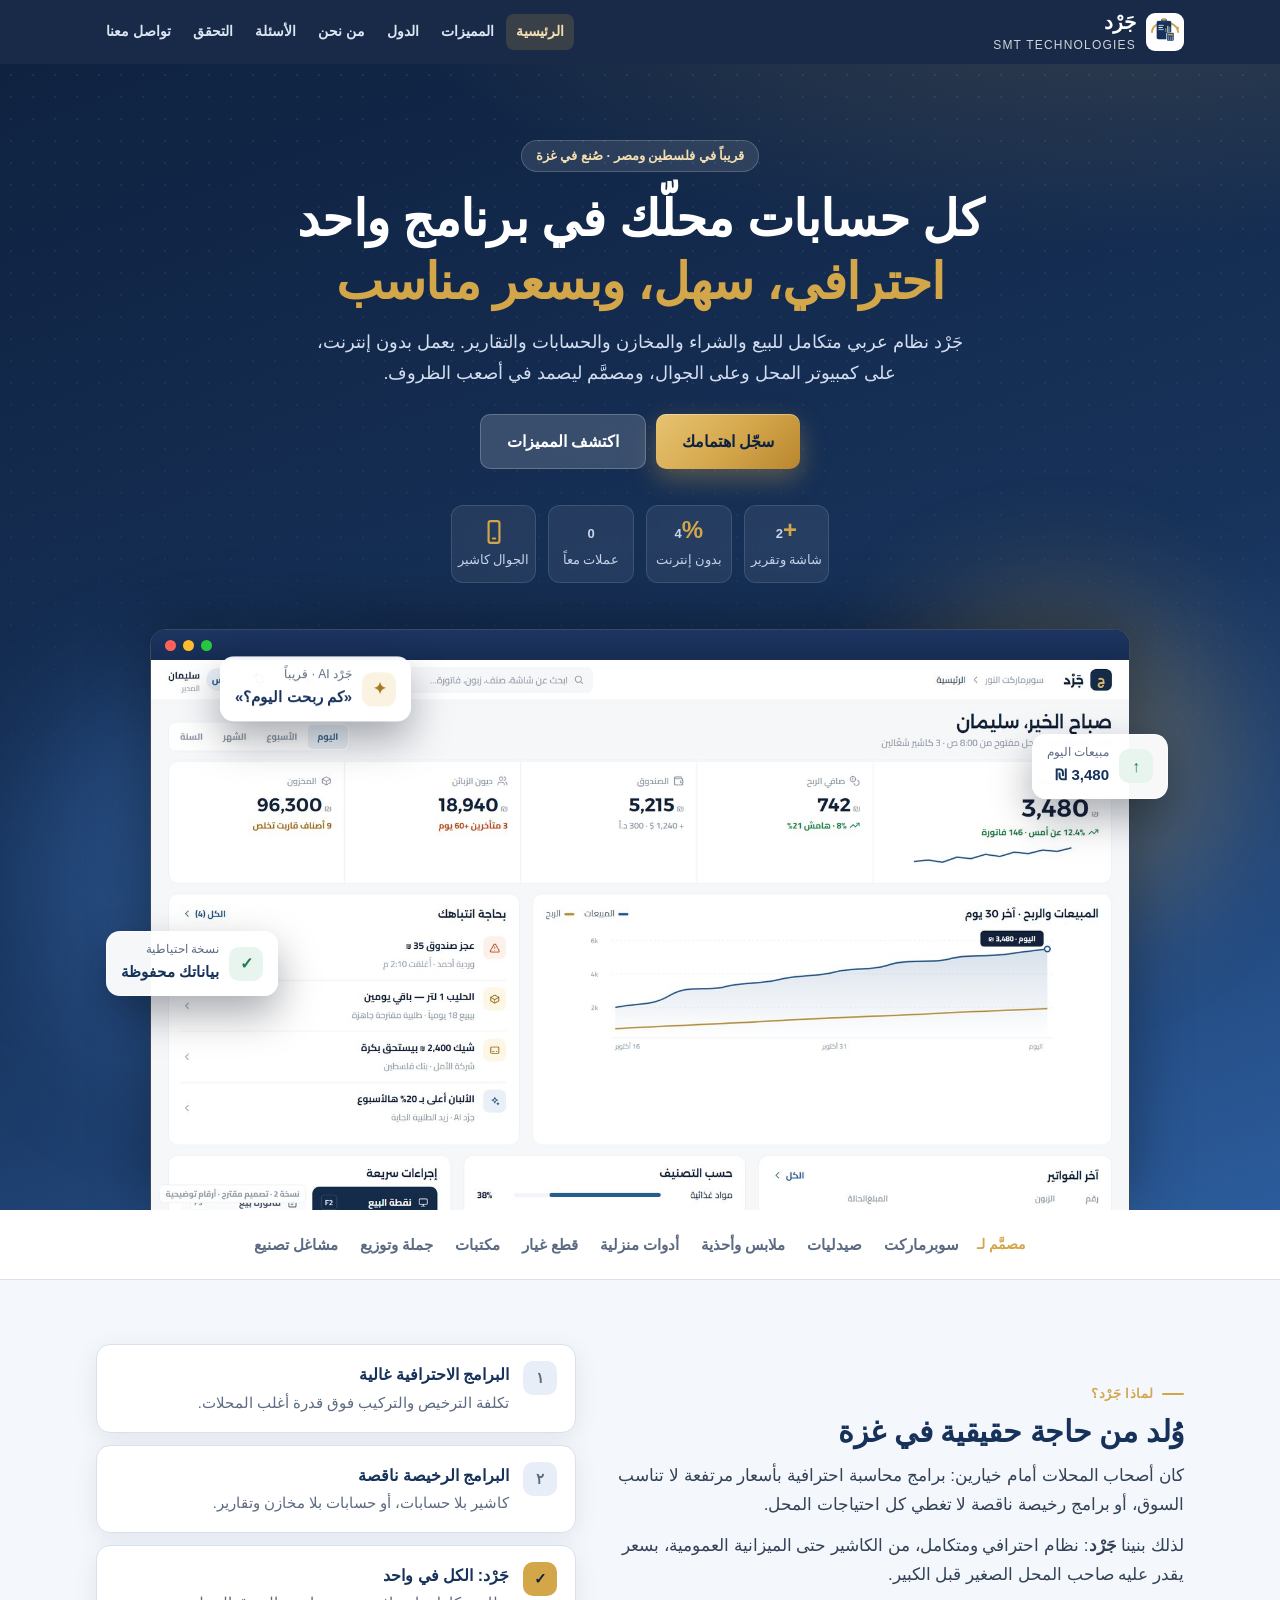
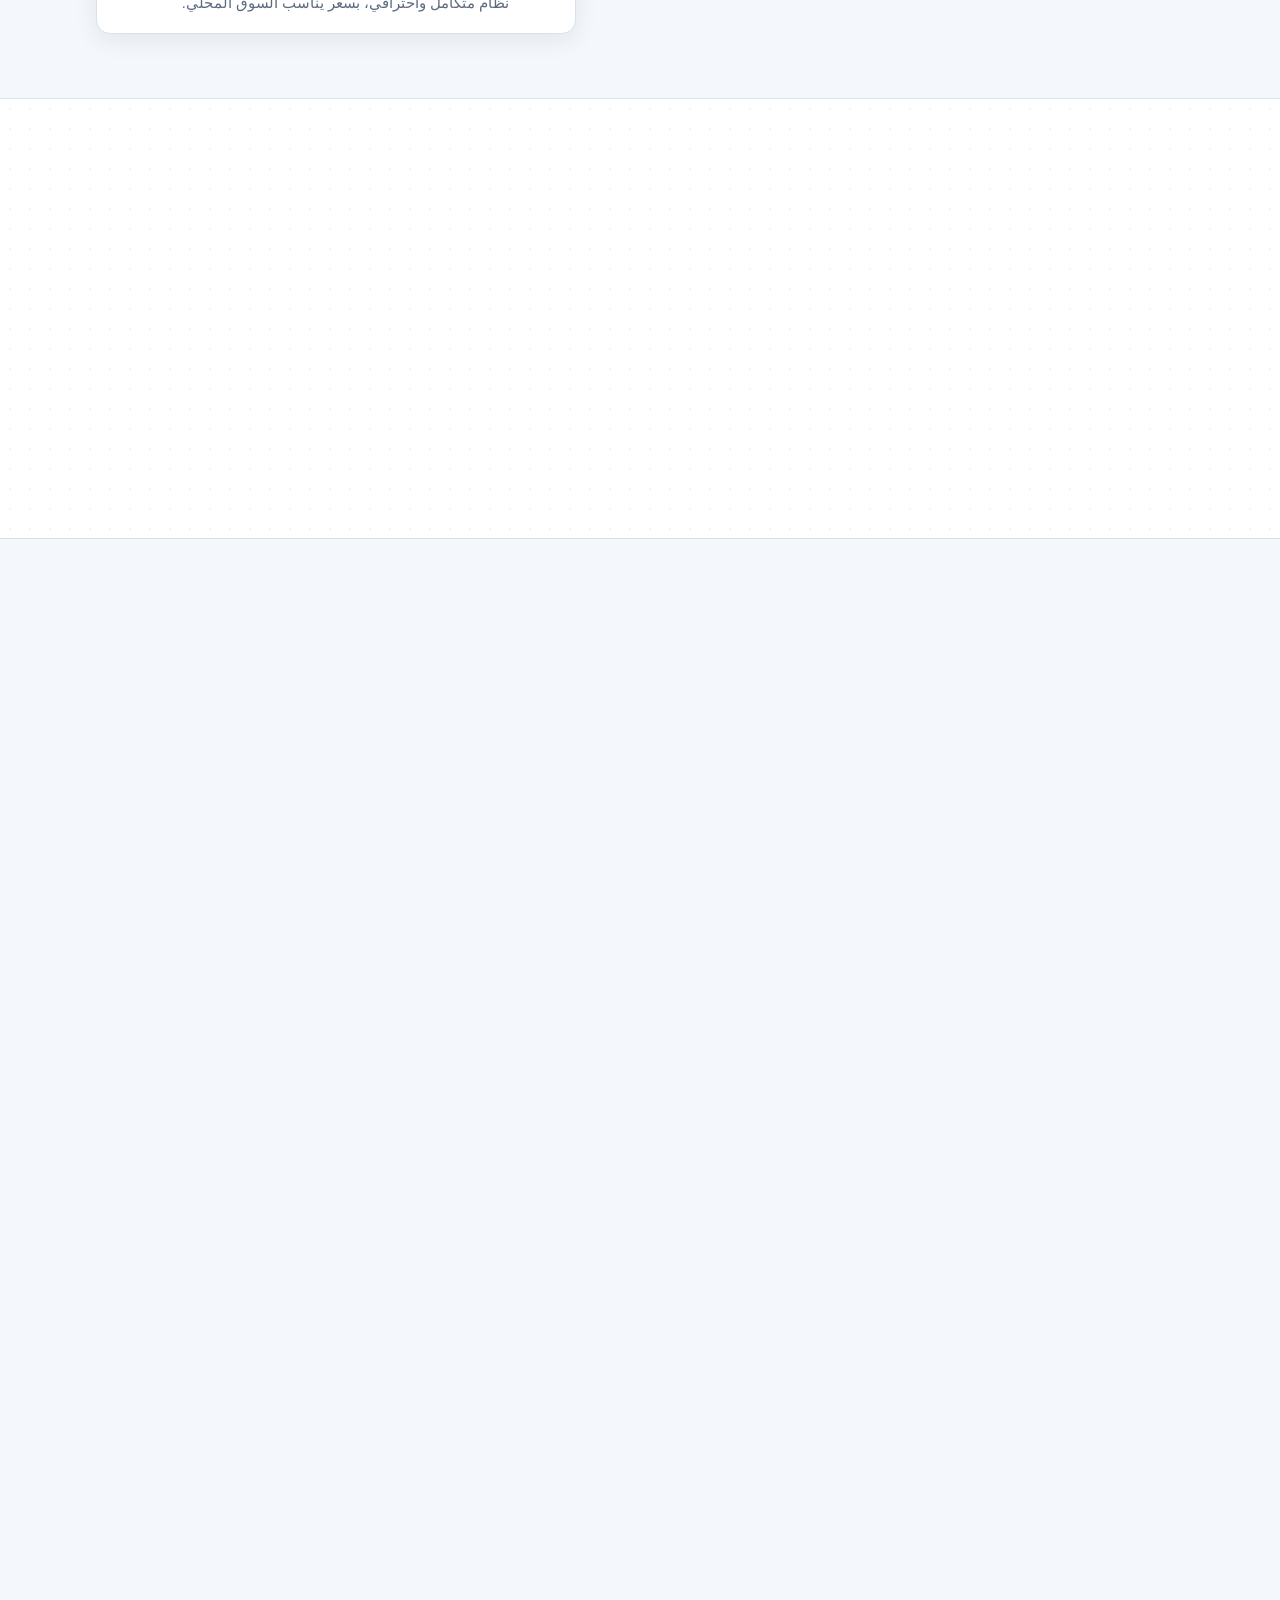
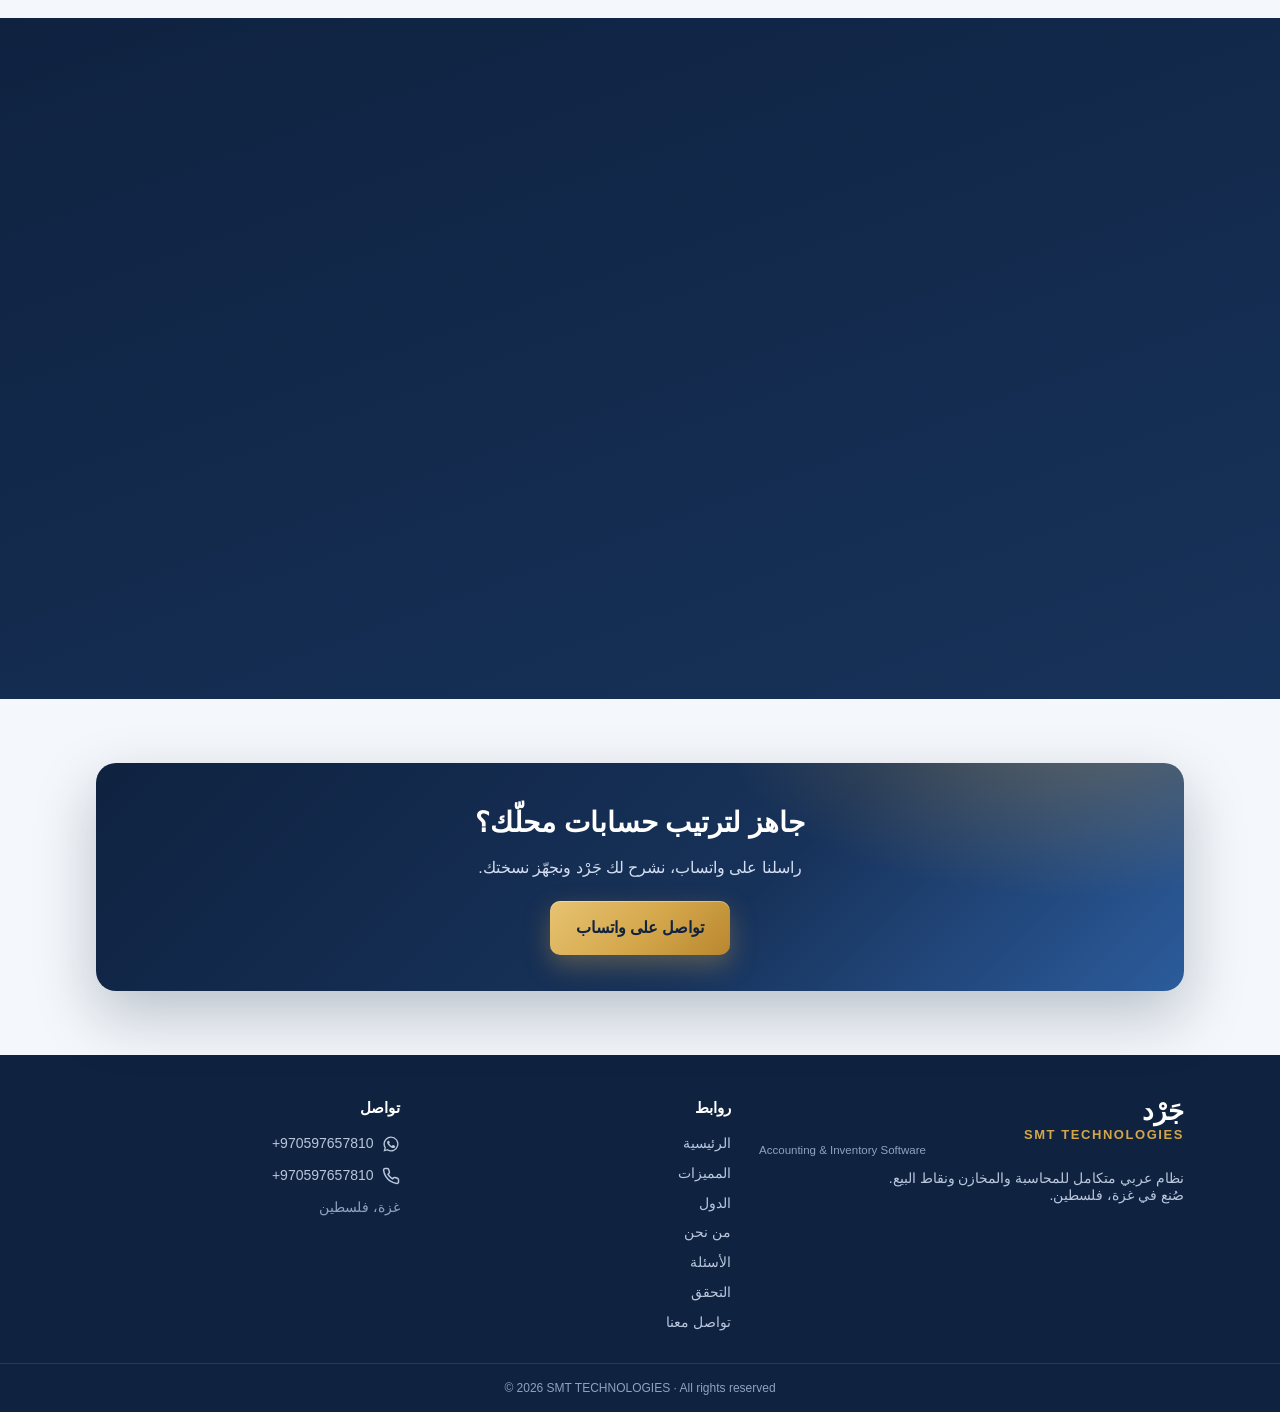
<file: index.html>
<!doctype html>
<html lang="ar" dir="rtl">
<head>
<meta charset="utf-8">
<meta name="viewport" content="width=device-width, initial-scale=1">
<meta http-equiv="Content-Security-Policy" content="default-src 'self'; script-src 'self'; style-src 'self' https://fonts.googleapis.com; font-src https://fonts.gstatic.com; img-src 'self' data:; connect-src 'self'; object-src 'none'; base-uri 'none'; form-action 'none'">
<meta name="referrer" content="strict-origin-when-cross-origin">
<meta name="theme-color" content="#0f2240">
<link rel="icon" href="favicon.png">
<link rel="preconnect" href="https://fonts.googleapis.com">
<link rel="preconnect" href="https://fonts.gstatic.com" crossorigin>
<link href="https://fonts.googleapis.com/css2?family=Alexandria:wght@500;600;700;800&family=Cairo:wght@400;500;600;700;800&display=swap" rel="stylesheet">
<title>جَرْد — برنامج المحاسبة والمخازن ونقاط البيع | SMT TECHNOLOGIES</title>
<meta name="description" content="جَرْد: نظام عربي متكامل للمحاسبة والمخازن ونقاط البيع، يعمل بدون إنترنت، وبسعر يناسب المحل. من تطوير SMT TECHNOLOGIES — غزة، فلسطين.">
<meta property="og:title" content="جَرْد — برنامج المحاسبة والمخازن ونقاط البيع | SMT TECHNOLOGIES">
<meta property="og:description" content="جَرْد: نظام عربي متكامل للمحاسبة والمخازن ونقاط البيع، يعمل بدون إنترنت، وبسعر يناسب المحل. من تطوير SMT TECHNOLOGIES — غزة، فلسطين.">
<meta property="og:image" content="assets/img/ui-dash.jpg">
<link rel="stylesheet" href="assets/style.css?v=202611181448">
<link rel="stylesheet" href="assets/home.css?v=202611181448">
</head>
<body data-root="." data-page="home" class="lp">
<a class="skip" href="#main">تخطَّ إلى المحتوى</a>
<header id="site-header"></header>
<main id="main">
  <!-- البطل -->
  <section class="lp-hero">
    <div class="wrap">
      <div>
        <span class="pill">قريباً في فلسطين ومصر · صُنع في غزة</span>
        <h1>كل حسابات محلّك في برنامج واحد<br><em>احترافي، سهل، وبسعر مناسب</em></h1>
        <p class="lead">جَرْد نظام عربي متكامل للبيع والشراء والمخازن والحسابات والتقارير. يعمل بدون إنترنت، على كمبيوتر المحل وعلى الجوال، ومصمَّم ليصمد في أصعب الظروف.</p>
        <div class="btn-row">
          <a class="btn btn-gold btn-lg" data-contact href="contact.html">سجّل اهتمامك</a>
          <a class="btn btn-glass btn-lg" href="features.html">اكتشف المميزات</a>
        </div>
      </div>
      <div class="hero-stats">
        <div><b dir="ltr"><span data-count="40">40</span>+</b><span>شاشة وتقرير</span></div>
        <div><b dir="ltr"><span data-count="100">100</span>%</b><span>بدون إنترنت</span></div>
        <div><b dir="ltr"><span data-count="3">3</span></b><span>عملات معاً</span></div>
        <div><b><svg viewBox="0 0 24 24" fill="none" stroke="currentColor" stroke-width="2" stroke-linecap="round" stroke-linejoin="round"><rect x="7" y="2" width="10" height="20" rx="2"/><path d="M11 18h2"/></svg></b><span>الجوال كاشير</span></div>
      </div>
      <div class="hero-visual">
        <span class="orb orb-a" aria-hidden="true"></span><span class="orb orb-b" aria-hidden="true"></span>
        <figure class="hero-shot"><div class="win-bar" aria-hidden="true"><i></i><i></i><i></i></div><img data-zoom src="assets/img/ui-dash.jpg" data-caption="لوحة المدير — من تصميم الواجهة الجديدة (الأرقام توضيحية)" alt="لوحة المدير في جَرْد" width="1600" height="900"></figure>
        <div class="float-card fc-a" aria-hidden="true"><span class="fc-ico ok">↑</span><div><small>مبيعات اليوم</small><b>3,480 ₪</b></div></div>
        <div class="float-card fc-b" aria-hidden="true"><span class="fc-ico ok">✓</span><div><small>نسخة احتياطية</small><b>بياناتك محفوظة</b></div></div>
        <div class="float-card fc-c" aria-hidden="true"><span class="fc-ico ai">✦</span><div><small>جَرْد AI · قريباً</small><b>«كم ربحت اليوم؟»</b></div></div>
      </div>
    </div>
  </section>

  <!-- القطاعات -->
  <section class="industries" aria-label="يناسب">
    <div class="wrap">
      <span class="ind-label">مصمَّم لـ</span>
      <ul>
        <li>سوبرماركت</li><li>صيدليات</li><li>ملابس وأحذية</li><li>أدوات منزلية</li><li>قطع غيار</li><li>مكتبات</li><li>جملة وتوزيع</li><li>مشاغل تصنيع</li>
      </ul>
    </div>
  </section>

  <!-- القصة -->
  <section id="story">
    <div class="wrap story">
      <div>
        <span class="eyebrow">لماذا جَرْد؟</span>
        <h2 class="sec-title">وُلد من حاجة حقيقية في غزة</h2>
        <p>كان أصحاب المحلات أمام خيارين: برامج محاسبة احترافية بأسعار مرتفعة لا تناسب السوق، أو برامج رخيصة ناقصة لا تغطي كل احتياجات المحل.</p>
        <p>لذلك بنينا <b>جَرْد</b>: نظام احترافي ومتكامل، من الكاشير حتى الميزانية العمومية، بسعر يقدر عليه صاحب المحل الصغير قبل الكبير.</p>
      </div>
      <div class="pain">
        <div class="card"><span class="n">١</span><div><b>البرامج الاحترافية غالية</b><span>تكلفة الترخيص والتركيب فوق قدرة أغلب المحلات.</span></div></div>
        <div class="card"><span class="n">٢</span><div><b>البرامج الرخيصة ناقصة</b><span>كاشير بلا حسابات، أو حسابات بلا مخازن وتقارير.</span></div></div>
        <div class="card win"><span class="n">✓</span><div><b>جَرْد: الكل في واحد</b><span>نظام متكامل واحترافي، بسعر يناسب السوق المحلي.</span></div></div>
      </div>
    </div>
  </section>

  <!-- اكتشف -->
  <section id="explore" class="tint">
    <div class="wrap">
      <div class="center reveal">
        <span class="eyebrow">اكتشف جَرْد</span>
        <h2 class="sec-title">كل ما تحتاج تعرفه… بصفحة لكل موضوع</h2>
      </div>
      <div class="hl-grid">
        <a class="hl-card reveal" href="features.html"><span class="ico"><svg viewBox="0 0 24 24" fill="none" stroke="currentColor" stroke-width="2" stroke-linecap="round" stroke-linejoin="round"><rect x="3" y="3" width="7" height="7" rx="1.5"/><rect x="14" y="3" width="7" height="7" rx="1.5"/><rect x="3" y="14" width="7" height="7" rx="1.5"/><rect x="14" y="14" width="7" height="7" rx="1.5"/></svg></span><h3>المميزات</h3><p>الكاشير، المخازن، الديون، المحاسبة الكاملة، والتقارير.</p><span class="go">اعرف أكثر ←</span></a>
        <a class="hl-card gold reveal" href="features.html#ai"><span class="ico"><svg viewBox="0 0 24 24" fill="none" stroke="currentColor" stroke-width="2" stroke-linecap="round" stroke-linejoin="round"><path d="M12 3l1.9 4.6L18.5 9.5 13.9 11.4 12 16l-1.9-4.6L5.5 9.5l4.6-1.9z"/><path d="M19 15l.8 1.9 1.9.8-1.9.8L19 20.4l-.8-1.9-1.9-.8 1.9-.8z"/></svg></span><h3>جَرْد AI</h3><p>اسأل برنامجك بالعربي، وصوّر فاتورة المورد، وإنذار السيولة.</p><span class="go">اعرف أكثر ←</span></a>
        <a class="hl-card reveal" href="countries.html"><span class="ico"><svg viewBox="0 0 24 24" fill="none" stroke="currentColor" stroke-width="2" stroke-linecap="round" stroke-linejoin="round"><circle cx="12" cy="12" r="9"/><path d="M3 12h18M12 3a14 14 0 0 1 0 18M12 3a14 14 0 0 0 0 18"/></svg></span><h3>الدول</h3><p>قريباً في فلسطين ومصر، ومتطلبات كل دولة عربية.</p><span class="go">اعرف أكثر ←</span></a>
        <a class="hl-card reveal" href="about.html"><span class="ico"><svg viewBox="0 0 24 24" fill="none" stroke="currentColor" stroke-width="2" stroke-linecap="round" stroke-linejoin="round"><circle cx="12" cy="8" r="4"/><path d="M4 21a8 8 0 0 1 16 0"/></svg></span><h3>من نحن</h3><p>قصة جَرْد ومؤسسه، ولماذا صُنع في غزة.</p><span class="go">اعرف أكثر ←</span></a>
      </div>
    </div>
  </section>

  <!-- صور حقيقية -->
  <section id="screens">
    <div class="wrap">
      <div class="center reveal">
        <span class="eyebrow">الواجهة الجديدة</span>
        <h2 class="sec-title">لمحة من جَرْد</h2>
        <p class="sec-lead">تصاميم الواجهة الجديدة التي نعمل عليها الآن، بالوضعين الفاتح والداكن. الأرقام في الصور توضيحية.</p>
      </div>
      <div class="shots">
        <figure class="shot reveal"><span class="zoom-hint">اضغط للتكبير</span><img data-zoom src="assets/img/ui-pos.jpg" alt="شاشة نقطة البيع" data-caption="نقطة البيع — تصميم الواجهة الجديدة" loading="lazy" width="1600" height="900"><figcaption>نقطة البيع<small>باركود، ميزان، خصومات، والدفع بضغطة واحدة.</small></figcaption></figure>
        <figure class="shot reveal"><span class="zoom-hint">اضغط للتكبير</span><img data-zoom src="assets/img/ui-invoice.jpg" alt="شاشة الفاتورة" data-caption="فاتورة البيع — تصميم الواجهة الجديدة" loading="lazy" width="1600" height="900"><figcaption>فاتورة البيع<small>رصيد الزبون، المتوفر لكل صنف، دفع مقسّم، وحفظ كمسودة.</small></figcaption></figure>
        <figure class="shot reveal"><span class="zoom-hint">اضغط للتكبير</span><img data-zoom src="assets/img/ui-balance.jpg" alt="الميزانية العمومية" data-caption="الميزانية العمومية — تصميم الواجهة الجديدة" loading="lazy" width="1600" height="900"><figcaption>الميزانية العمومية<small>الصيغة العربية الكلاسيكية أو الحديثة، ومقارنة سنتين.</small></figcaption></figure>
        <figure class="shot reveal"><span class="zoom-hint">اضغط للتكبير</span><img data-zoom src="assets/img/ui-debt.jpg" alt="دفتر الدين" data-caption="دفتر الدين — تصميم الواجهة الجديدة" loading="lazy" width="1600" height="900"><figcaption>دفتر الدين الذكي<small>كل دين بأصنافه ووقته وكاشيره، مع إثبات العملية.</small></figcaption></figure>
      </div>
    </div>
  </section>

  <!-- أصعب الظروف -->
  <section id="tough" class="dark-band">
    <div class="wrap">
      <div class="center reveal">
        <span class="eyebrow">مصمَّم لأصعب الظروف</span>
        <h2 class="sec-title">حين ينقطع الإنترنت والكهرباء… يكمل جَرْد العمل</h2>
        <p class="sec-lead">صُنع في غزة، فصُمّم ليعمل في ظروفها: بلا إنترنت، مع الانقطاعات، وعلى أجهزة متواضعة.</p>
      </div>
      <div class="fgrid">
        <div class="fcard reveal"><span class="ico"><svg viewBox="0 0 24 24" fill="none" stroke="currentColor" stroke-width="2" stroke-linecap="round" stroke-linejoin="round"><path d="m2 2 20 20M8.5 16.5a5 5 0 0 1 7 0M5 12.9a10 10 0 0 1 5.2-2.8M19 12.9a10 10 0 0 0-2.3-1.7M2 8.8a15 15 0 0 1 4.2-2.6M22 8.8A15 15 0 0 0 10.7 5M12 20h.01"/></svg></span><h3>بدون إنترنت أبداً</h3><p>كل شيء يعمل على جهازك، والإنترنت فقط للتحقق من الترخيص عند توفره.</p></div>
        <div class="fcard reveal"><span class="ico"><svg viewBox="0 0 24 24" fill="none" stroke="currentColor" stroke-width="2" stroke-linecap="round" stroke-linejoin="round"><rect x="2" y="2" width="20" height="8" rx="2"/><rect x="2" y="14" width="20" height="8" rx="2"/><path d="M6 6h.01M6 18h.01"/></svg></span><h3>شبكة المحل الداخلية</h3><p>عدة أجهزة كمبيوتر وجوالات تعمل معاً على راوتر المحل، دون إنترنت.</p></div>
        <div class="fcard reveal"><span class="ico"><svg viewBox="0 0 24 24" fill="none" stroke="currentColor" stroke-width="2" stroke-linecap="round" stroke-linejoin="round"><path d="M12 2v20M17 5H9.5a3.5 3.5 0 0 0 0 7h5a3.5 3.5 0 0 1 0 7H6"/></svg></span><h3>أكثر من عملة</h3><p>شيكل ودولار ودينار في الفاتورة نفسها، مع أسعار الصرف ورسم بياني لتغيّرها.</p></div>
        <div class="fcard reveal"><span class="ico"><svg viewBox="0 0 24 24" fill="none" stroke="currentColor" stroke-width="2" stroke-linecap="round" stroke-linejoin="round"><path d="M12 3a9 9 0 1 0 9 9"/><path d="M21 3v6h-6"/></svg></span><h3>نسخ احتياطي تلقائي</h3><p>نسخة يومية تلقائية، على قرص آخر أو فلاشة أو مجلد سحابي.</p></div>
        <div class="fcard reveal"><span class="ico"><svg viewBox="0 0 24 24" fill="none" stroke="currentColor" stroke-width="2" stroke-linecap="round" stroke-linejoin="round"><path d="M12 2 4 5v6c0 5 3.4 9.3 8 11 4.6-1.7 8-6 8-11V5z"/><path d="m9 12 2 2 4-4"/></svg></span><h3>حماية من التلاعب</h3><p>أي تعديل على البيانات من خارج البرنامج يُكشف، وكل حركة تُسجَّل في سجل النشاط.</p></div>
        <div class="fcard reveal"><span class="ico"><svg viewBox="0 0 24 24" fill="none" stroke="currentColor" stroke-width="2" stroke-linecap="round" stroke-linejoin="round"><path d="M3 12a9 9 0 1 0 9-9 9.7 9.7 0 0 0-6.7 2.7L3 8"/><path d="M3 3v5h5"/></svg></span><h3>استعادة بعد الأعطال</h3><p>إذا انقطعت الكهرباء فجأة، يفحص البرنامج بياناته ويساعدك على استعادتها.</p></div>
      </div>
    </div>
  </section>

  <section>
    <div class="wrap">
      <div class="cta-band">
        <h2>جاهز لترتيب حسابات محلّك؟</h2>
        <p>راسلنا على واتساب، نشرح لك جَرْد ونجهّز نسختك.</p>
        <div class="btn-row"><a class="btn btn-gold btn-lg" data-contact href="contact.html">تواصل على واتساب</a></div>
      </div>
    </div>
  </section>
</main>
<footer id="site-footer"></footer>
<script src="config.js?v=202611181448"></script>
<script src="assets/site.js?v=202611181448"></script>
<script src="assets/ui.js?v=202611181448"></script>
</body>
</html>
</file>
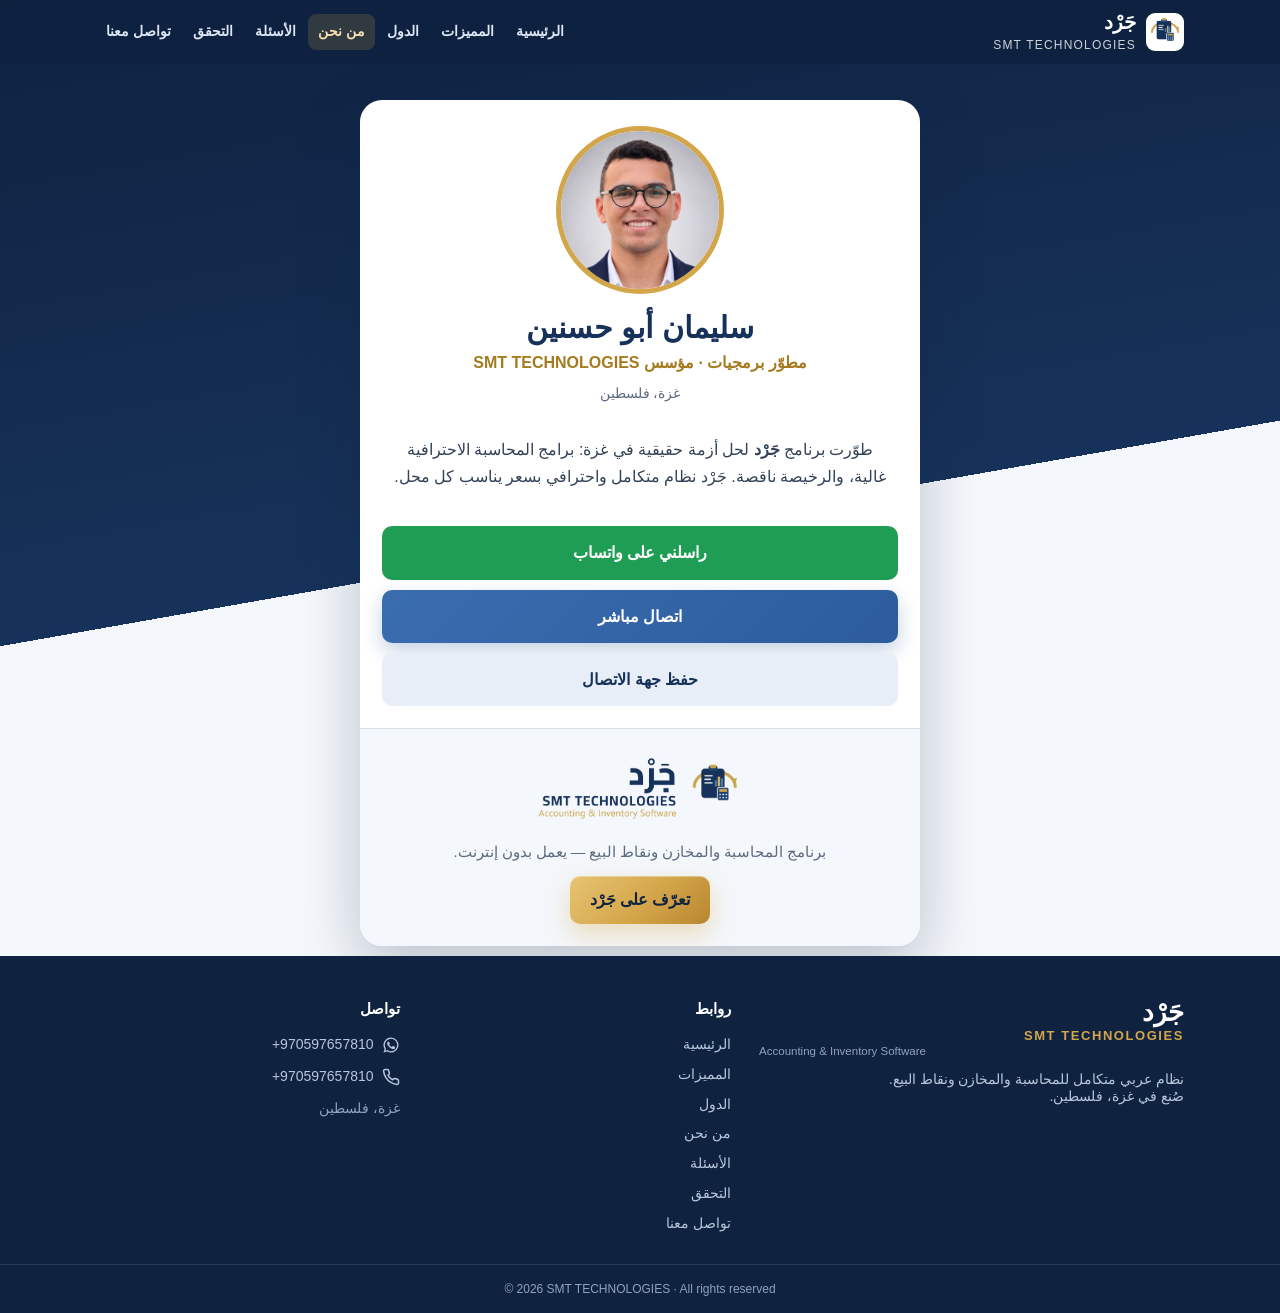
<file: founder/index.html>
<!doctype html>
<html lang="ar" dir="rtl">
<head>
<meta charset="utf-8">
<meta name="viewport" content="width=device-width, initial-scale=1">
<meta http-equiv="Content-Security-Policy" content="default-src 'self'; script-src 'self'; style-src 'self' https://fonts.googleapis.com; font-src https://fonts.gstatic.com; img-src 'self' data:; connect-src 'self'; object-src 'none'; base-uri 'none'; form-action 'none'">
<meta name="referrer" content="strict-origin-when-cross-origin">
<meta name="theme-color" content="#0f2240">
<link rel="icon" href="../favicon.png">
<link rel="preconnect" href="https://fonts.googleapis.com">
<link rel="preconnect" href="https://fonts.gstatic.com" crossorigin>
<link href="https://fonts.googleapis.com/css2?family=Alexandria:wght@500;600;700;800&family=Cairo:wght@400;500;600;700;800&display=swap" rel="stylesheet">
<title>سليمان أبو حسنين — مطوّر برمجيات | SMT TECHNOLOGIES</title>
<meta name="description" content="سليمان أبو حسنين، مطوّر برمجيات من غزة ومؤسس SMT TECHNOLOGIES، مطوّر برنامج جَرْد للمحاسبة والمخازن ونقاط البيع.">
<link rel="stylesheet" href="../assets/style.css?v=202611181448">
<link rel="stylesheet" href="../assets/home.css?v=202611181448">
</head>
<body data-root=".." data-page="founder" class="fp">
<header id="site-header"></header>
<main class="wrap">
  <article class="vcard">
    <div class="top">
      <div class="avatar"><img src="../assets/img/suliman-avatar.jpg" alt="سليمان أبو حسنين" width="400" height="400"></div>
      <h1>سليمان أبو حسنين</h1>
      <div class="role">مطوّر برمجيات · مؤسس SMT TECHNOLOGIES</div>
      <div class="place">غزة، فلسطين</div>
    </div>
    <p class="bio">طوّرت برنامج <b>جَرْد</b> لحل أزمة حقيقية في غزة: برامج المحاسبة الاحترافية غالية، والرخيصة ناقصة. جَرْد نظام متكامل واحترافي بسعر يناسب كل محل.</p>
    <div class="actions">
      <a class="btn btn-wa" id="wa-btn" href="https://wa.me/970597657810" target="_blank" rel="noopener">راسلني على واتساب</a>
      <a class="btn btn-primary" href="tel:+970597657810">اتصال مباشر</a>
      <a class="btn btn-ghost" href="suliman.vcf" download>حفظ جهة الاتصال</a>
    </div>
    <div class="prod">
      <img src="../assets/img/jard-logo.png" alt="جَرْد — SMT TECHNOLOGIES" width="621" height="222">
      <p>برنامج المحاسبة والمخازن ونقاط البيع — يعمل بدون إنترنت.</p>
      <a class="btn btn-gold" href="../index.html">تعرّف على جَرْد</a>
    </div>
  </article>
</main>
<footer id="site-footer"></footer>
<script src="../config.js?v=202611181448"></script>
<script src="../assets/site.js?v=202611181448"></script>
</body>
</html>
</file>
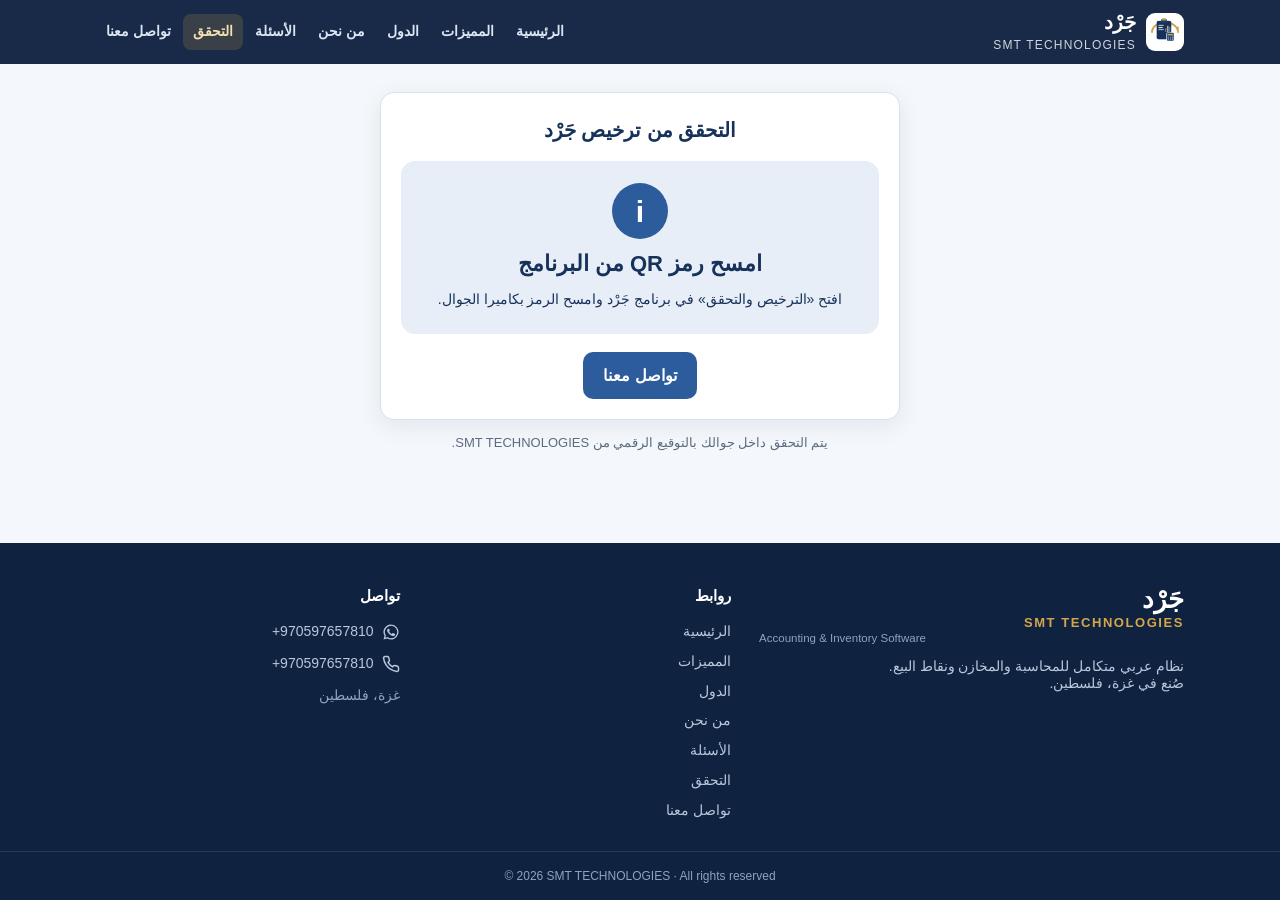
<file: v/index.html>
<!doctype html>
<html lang="ar" dir="rtl">
<head>
<meta charset="utf-8">
<meta name="viewport" content="width=device-width, initial-scale=1">
<meta http-equiv="Content-Security-Policy" content="default-src 'self'; script-src 'self'; style-src 'self' https://fonts.googleapis.com; font-src https://fonts.gstatic.com; img-src 'self' data:; connect-src 'self'; object-src 'none'; base-uri 'none'; form-action 'none'">
<link rel="icon" href="../favicon.png">
<meta name="theme-color" content="#17325a">
<meta name="robots" content="noindex">
<meta name="referrer" content="no-referrer">
<link rel="preconnect" href="https://fonts.googleapis.com">
<link rel="preconnect" href="https://fonts.gstatic.com" crossorigin>
<link href="https://fonts.googleapis.com/css2?family=Alexandria:wght@500;600;700;800&family=Cairo:wght@400;500;600;700;800&display=swap" rel="stylesheet">
<title>التحقق من الترخيص — جَرْد</title>
<link rel="stylesheet" href="../assets/style.css?v=202611181448">
</head>
<body data-root=".." data-page="verify">
<header id="site-header"></header>
<main class="wrap">
  <div class="verify">
    <div class="card">
      <h1>التحقق من ترخيص جَرْد</h1>
      <div id="badge" class="badge wait"><span class="mark">…</span>جارٍ التحقق</div>
      <table id="details" class="details" hidden>
        <tr><th>اسم العميل</th><td id="d-customer"></td></tr>
        <tr><th>نوع النسخة</th><td id="d-edition"></td></tr>
        <tr><th>تاريخ الانتهاء</th><td id="d-expires"></td></tr>
        <tr><th>رمز الجهاز</th><td><span id="d-machine" class="mono"></span></td></tr>
      </table>
      <div class="actions"><a class="btn btn-primary" data-contact href="../contact.html">تواصل معنا</a></div>
    </div>
    <p class="note">يتم التحقق داخل جوالك بالتوقيع الرقمي من SMT TECHNOLOGIES.</p>
  </div>
</main>
<footer id="site-footer"></footer>
<script src="../config.js?v=202611181448"></script>
<script src="../assets/site.js?v=202611181448"></script>
<script src="../assets/license.js?v=202611181448"></script>
<script src="../assets/verify-page.js?v=202611181448"></script>
</body>
</html>
</file>
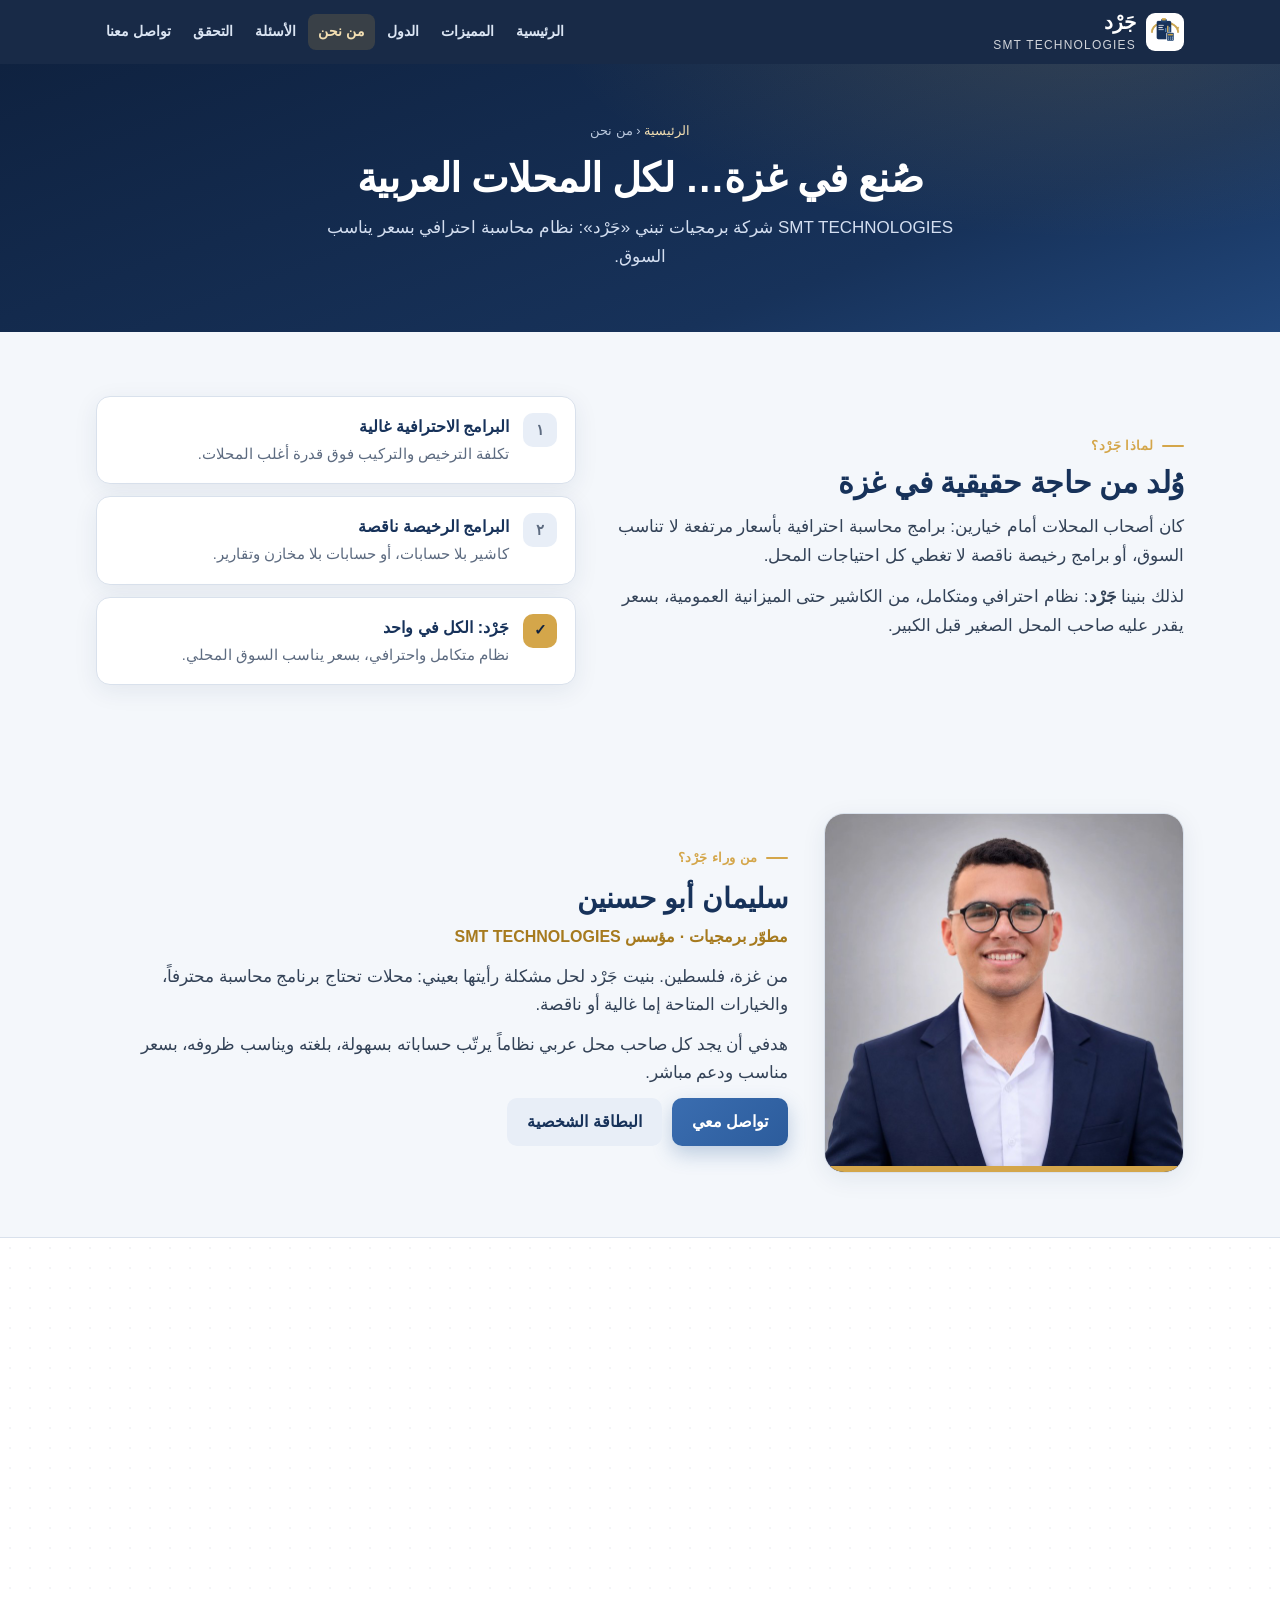
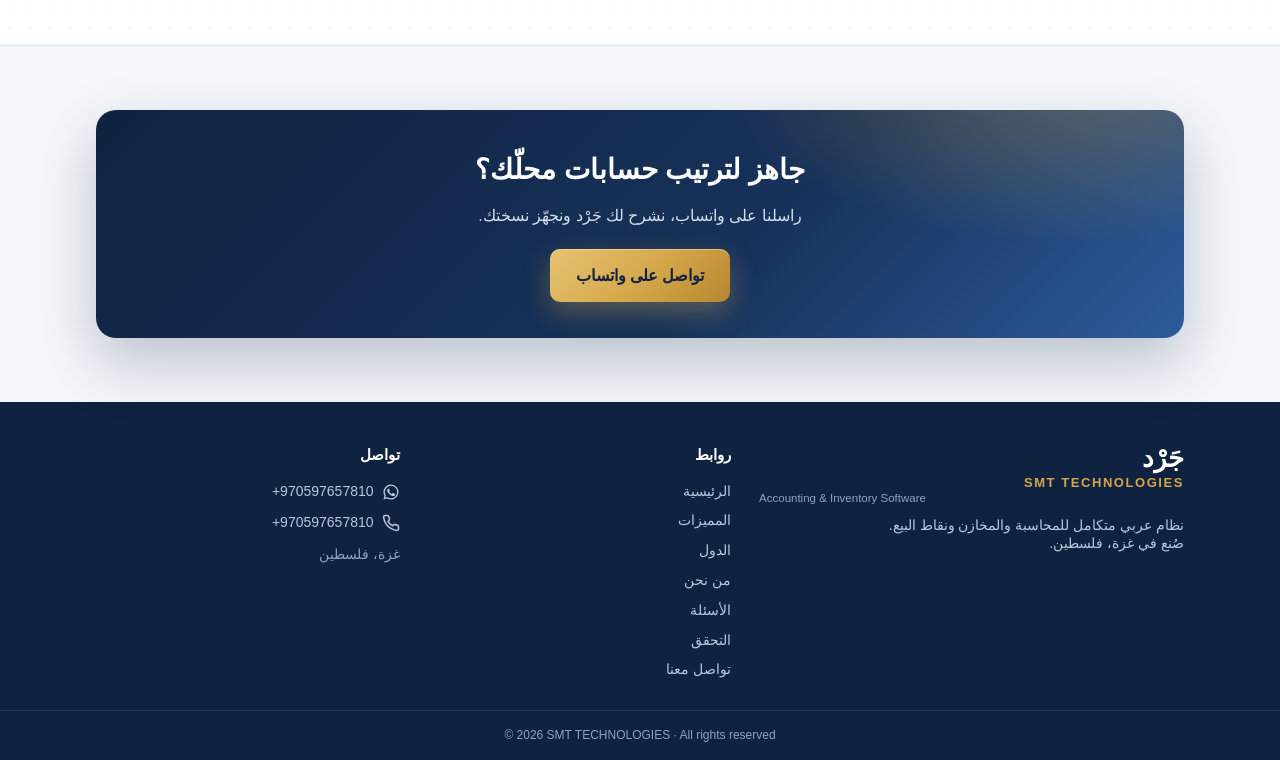
<file: about.html>
<!doctype html>
<html lang="ar" dir="rtl">
<head>
<meta charset="utf-8">
<meta name="viewport" content="width=device-width, initial-scale=1">
<meta http-equiv="Content-Security-Policy" content="default-src 'self'; script-src 'self'; style-src 'self' https://fonts.googleapis.com; font-src https://fonts.gstatic.com; img-src 'self' data:; connect-src 'self'; object-src 'none'; base-uri 'none'; form-action 'none'">
<meta name="referrer" content="strict-origin-when-cross-origin">
<meta name="theme-color" content="#0f2240">
<link rel="icon" href="favicon.png">
<link rel="preconnect" href="https://fonts.googleapis.com">
<link rel="preconnect" href="https://fonts.gstatic.com" crossorigin>
<link href="https://fonts.googleapis.com/css2?family=Alexandria:wght@500;600;700;800&family=Cairo:wght@400;500;600;700;800&display=swap" rel="stylesheet">
<title>من نحن — جَرْد | SMT TECHNOLOGIES</title>
<meta name="description" content="قصة جَرْد ومؤسسه سليمان أبو حسنين: برنامج محاسبة احترافي صُنع في غزة لحل مشكلة حقيقية.">
<meta property="og:title" content="من نحن — جَرْد | SMT TECHNOLOGIES">
<meta property="og:description" content="قصة جَرْد ومؤسسه سليمان أبو حسنين: برنامج محاسبة احترافي صُنع في غزة لحل مشكلة حقيقية.">
<meta property="og:image" content="assets/img/shot-home.jpg">
<link rel="stylesheet" href="assets/style.css?v=202611181448">
<link rel="stylesheet" href="assets/home.css?v=202611181448">
</head>
<body data-root="." data-page="about" class="lp">
<a class="skip" href="#main">تخطَّ إلى المحتوى</a>
<header id="site-header"></header>
<main id="main">
  <section class="page-hero">
    <div class="wrap">
      <div class="crumbs"><a href="index.html">الرئيسية</a> ‹ من نحن</div>
      
      <h1>صُنع في غزة… لكل المحلات العربية</h1>
      <p>SMT TECHNOLOGIES شركة برمجيات تبني «جَرْد»: نظام محاسبة احترافي بسعر يناسب السوق.</p>
    </div>
  </section>

  <section id="story">
    <div class="wrap story">
      <div>
        <span class="eyebrow">لماذا جَرْد؟</span>
        <h2 class="sec-title">وُلد من حاجة حقيقية في غزة</h2>
        <p>كان أصحاب المحلات أمام خيارين: برامج محاسبة احترافية بأسعار مرتفعة لا تناسب السوق، أو برامج رخيصة ناقصة لا تغطي كل احتياجات المحل.</p>
        <p>لذلك بنينا <b>جَرْد</b>: نظام احترافي ومتكامل، من الكاشير حتى الميزانية العمومية، بسعر يقدر عليه صاحب المحل الصغير قبل الكبير.</p>
      </div>
      <div class="pain">
        <div class="card"><span class="n">١</span><div><b>البرامج الاحترافية غالية</b><span>تكلفة الترخيص والتركيب فوق قدرة أغلب المحلات.</span></div></div>
        <div class="card"><span class="n">٢</span><div><b>البرامج الرخيصة ناقصة</b><span>كاشير بلا حسابات، أو حسابات بلا مخازن وتقارير.</span></div></div>
        <div class="card win"><span class="n">✓</span><div><b>جَرْد: الكل في واحد</b><span>نظام متكامل واحترافي، بسعر يناسب السوق المحلي.</span></div></div>
      </div>
    </div>
  </section>

  <section id="founder">
    <div class="wrap founder">
      <div class="founder-photo"><img data-zoom src="assets/img/suliman-portrait.jpg" data-caption="سليمان أبو حسنين — مؤسس SMT TECHNOLOGIES" alt="سليمان أبو حسنين" loading="lazy" width="720" height="720"></div>
      <div>
        <span class="eyebrow">من وراء جَرْد؟</span>
        <h3>سليمان أبو حسنين</h3>
        <div class="role">مطوّر برمجيات · مؤسس SMT TECHNOLOGIES</div>
        <p>من غزة، فلسطين. بنيت جَرْد لحل مشكلة رأيتها بعيني: محلات تحتاج برنامج محاسبة محترفاً، والخيارات المتاحة إما غالية أو ناقصة.</p>
        <p>هدفي أن يجد كل صاحب محل عربي نظاماً يرتّب حساباته بسهولة، بلغته ويناسب ظروفه، بسعر مناسب ودعم مباشر.</p>
        <div class="btn-row"><a class="btn btn-primary" data-contact href="contact.html">تواصل معي</a><a class="btn btn-ghost" href="founder/">البطاقة الشخصية</a></div>
      </div>
    </div>
  </section>

  <section id="values" class="tint">
    <div class="wrap">
      <div class="center reveal">
        <span class="eyebrow">قيمنا</span>
        <h2 class="sec-title">كيف نعمل</h2>
      </div>
      <div class="values">
        <div class="fcard reveal"><span class="ico"><svg viewBox="0 0 24 24" fill="none" stroke="currentColor" stroke-width="2" stroke-linecap="round" stroke-linejoin="round"><path d="M12 2 4 5v6c0 5 3.4 9.3 8 11 4.6-1.7 8-6 8-11V5z"/><path d="m9 12 2 2 4-4"/></svg></span><h3>القانون أولاً</h3><p>نلتزم بأنظمة كل دولة نعمل فيها، حتى لو كان الطريق أطول.</p></div>
        <div class="fcard reveal"><span class="ico"><svg viewBox="0 0 24 24" fill="none" stroke="currentColor" stroke-width="2" stroke-linecap="round" stroke-linejoin="round"><path d="M20.8 4.6a5.5 5.5 0 0 0-7.8 0L12 5.7l-1-1.1a5.5 5.5 0 0 0-7.8 7.8L12 21l8.8-8.6a5.5 5.5 0 0 0 0-7.8z"/></svg></span><h3>بياناتك ملكك</h3><p>بياناتك على جهازك، والنسخة السحابية مشفّرة بمفتاحك أنت.</p></div>
        <div class="fcard reveal"><span class="ico"><svg viewBox="0 0 24 24" fill="none" stroke="currentColor" stroke-width="2" stroke-linecap="round" stroke-linejoin="round"><path d="M21 12a8 8 0 0 1-11.6 7.1L4 20l1-4.6A8 8 0 1 1 21 12z"/></svg></span><h3>دعم مباشر</h3><p>تتواصل مع فريق التطوير نفسه، بلا وسطاء.</p></div>
      </div>
    </div>
  </section>

  <section>
    <div class="wrap">
      <div class="cta-band">
        <h2>جاهز لترتيب حسابات محلّك؟</h2>
        <p>راسلنا على واتساب، نشرح لك جَرْد ونجهّز نسختك.</p>
        <div class="btn-row"><a class="btn btn-gold btn-lg" data-contact href="contact.html">تواصل على واتساب</a></div>
      </div>
    </div>
  </section>
</main>
<footer id="site-footer"></footer>
<script src="config.js?v=202611181448"></script>
<script src="assets/site.js?v=202611181448"></script>
<script src="assets/ui.js?v=202611181448"></script>
</body>
</html>
</file>
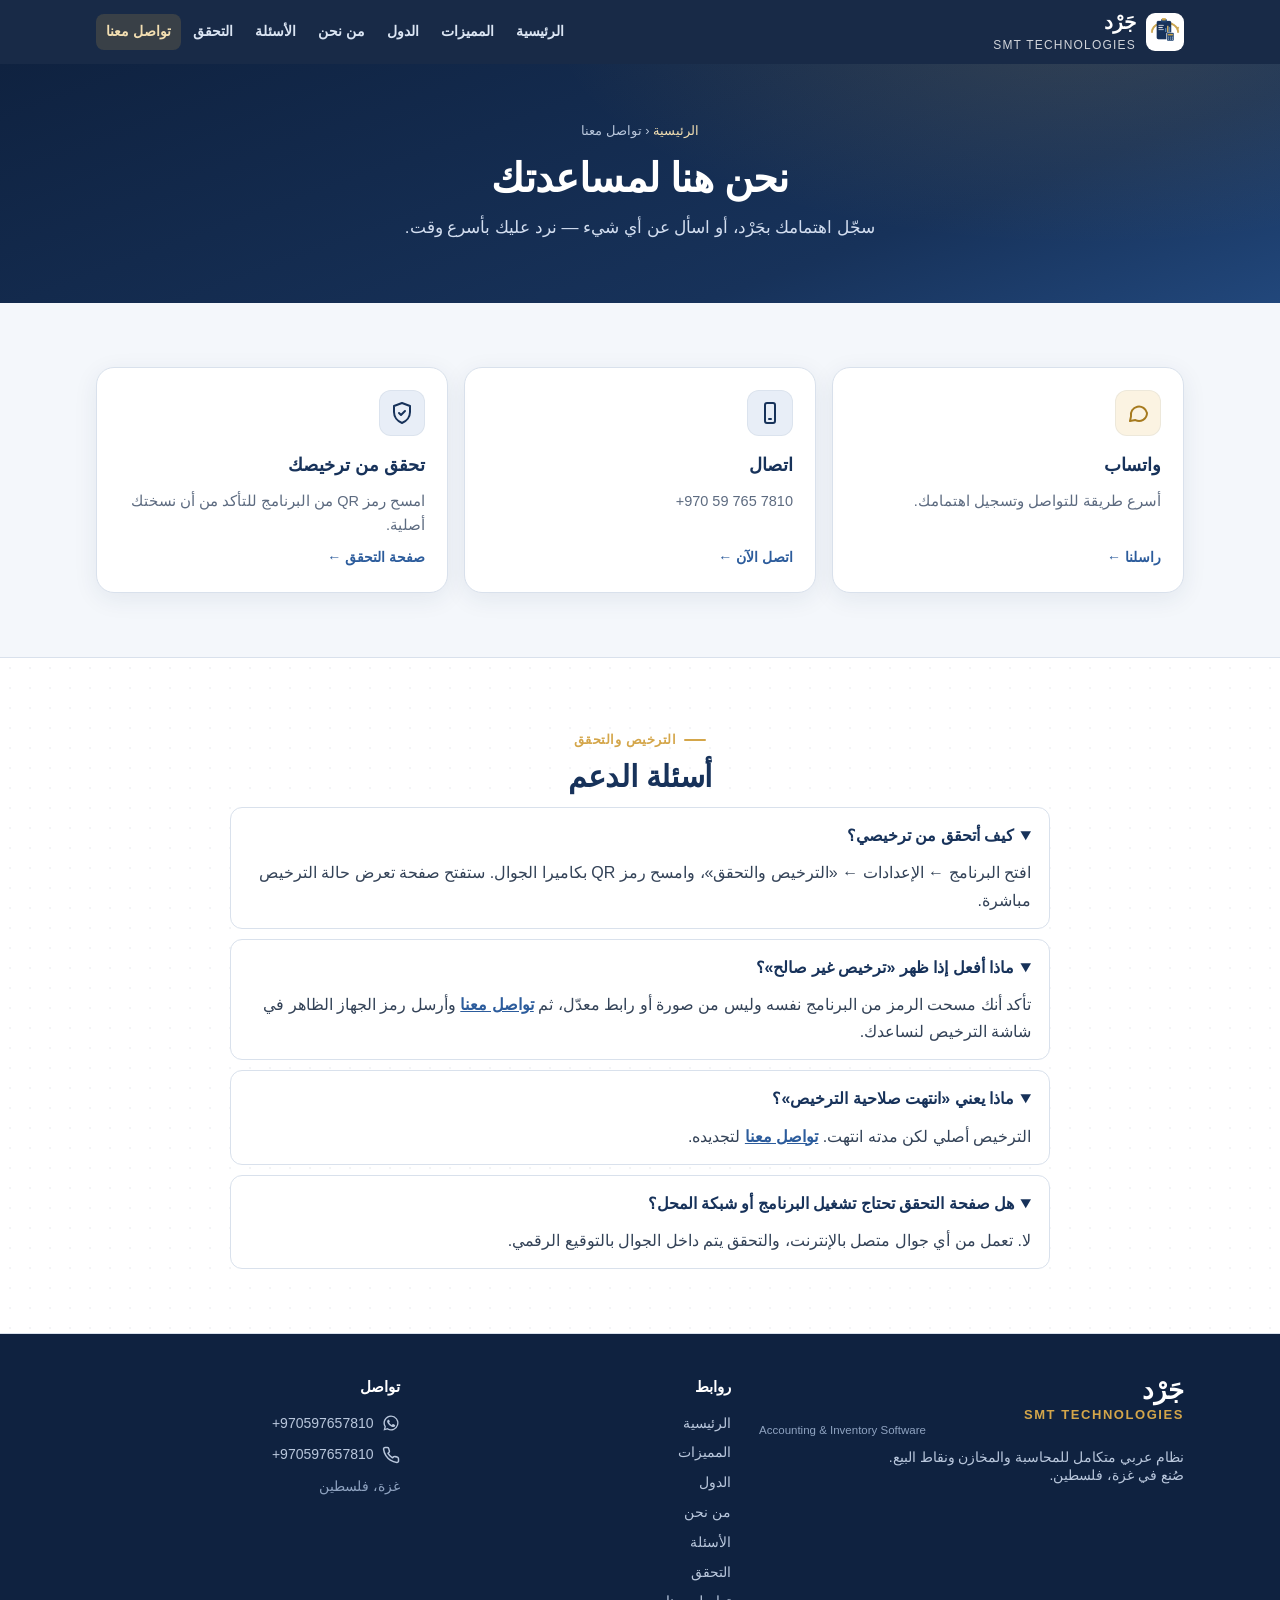
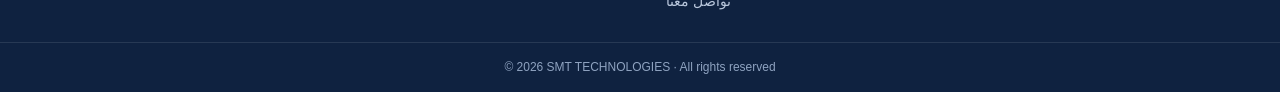
<file: contact.html>
<!doctype html>
<html lang="ar" dir="rtl">
<head>
<meta charset="utf-8">
<meta name="viewport" content="width=device-width, initial-scale=1">
<meta http-equiv="Content-Security-Policy" content="default-src 'self'; script-src 'self'; style-src 'self' https://fonts.googleapis.com; font-src https://fonts.gstatic.com; img-src 'self' data:; connect-src 'self'; object-src 'none'; base-uri 'none'; form-action 'none'">
<meta name="referrer" content="strict-origin-when-cross-origin">
<meta name="theme-color" content="#0f2240">
<link rel="icon" href="favicon.png">
<link rel="preconnect" href="https://fonts.googleapis.com">
<link rel="preconnect" href="https://fonts.gstatic.com" crossorigin>
<link href="https://fonts.googleapis.com/css2?family=Alexandria:wght@500;600;700;800&family=Cairo:wght@400;500;600;700;800&display=swap" rel="stylesheet">
<title>تواصل معنا — جَرْد | SMT TECHNOLOGIES</title>
<meta name="description" content="تواصل مع فريق جَرْد على واتساب أو بالهاتف، وتحقق من ترخيصك.">
<meta property="og:title" content="تواصل معنا — جَرْد | SMT TECHNOLOGIES">
<meta property="og:description" content="تواصل مع فريق جَرْد على واتساب أو بالهاتف، وتحقق من ترخيصك.">
<meta property="og:image" content="assets/img/shot-home.jpg">
<link rel="stylesheet" href="assets/style.css?v=202611181448">
<link rel="stylesheet" href="assets/home.css?v=202611181448">
</head>
<body data-root="." data-page="contact" class="lp">
<a class="skip" href="#main">تخطَّ إلى المحتوى</a>
<header id="site-header"></header>
<main id="main">
  <section class="page-hero">
    <div class="wrap">
      <div class="crumbs"><a href="index.html">الرئيسية</a> ‹ تواصل معنا</div>
      
      <h1>نحن هنا لمساعدتك</h1>
      <p>سجّل اهتمامك بجَرْد، أو اسأل عن أي شيء — نرد عليك بأسرع وقت.</p>
    </div>
  </section>

  <section>
    <div class="wrap">
      <div class="contact-cards">
        <a class="hl-card gold reveal" data-contact href="#"><span class="ico"><svg viewBox="0 0 24 24" fill="none" stroke="currentColor" stroke-width="2" stroke-linecap="round" stroke-linejoin="round"><path d="M21 12a8 8 0 0 1-11.6 7.1L4 20l1-4.6A8 8 0 1 1 21 12z"/></svg></span><h3>واتساب</h3><p>أسرع طريقة للتواصل وتسجيل اهتمامك.</p><span class="go">راسلنا ←</span></a>
        <a class="hl-card reveal" id="call-card" href="tel:+970597657810"><span class="ico"><svg viewBox="0 0 24 24" fill="none" stroke="currentColor" stroke-width="2" stroke-linecap="round" stroke-linejoin="round"><rect x="7" y="2" width="10" height="20" rx="2"/><path d="M11 18h2"/></svg></span><h3>اتصال</h3><p dir="ltr">+970 59 765 7810</p><span class="go">اتصل الآن ←</span></a>
        <a class="hl-card reveal" href="v/"><span class="ico"><svg viewBox="0 0 24 24" fill="none" stroke="currentColor" stroke-width="2" stroke-linecap="round" stroke-linejoin="round"><path d="M12 2 4 5v6c0 5 3.4 9.3 8 11 4.6-1.7 8-6 8-11V5z"/><path d="m9 12 2 2 4-4"/></svg></span><h3>تحقق من ترخيصك</h3><p>امسح رمز QR من البرنامج للتأكد من أن نسختك أصلية.</p><span class="go">صفحة التحقق ←</span></a>
      </div>
    </div>
  </section>

  <section class="tint">
    <div class="wrap">
      <div class="center reveal"><span class="eyebrow">الترخيص والتحقق</span><h2 class="sec-title">أسئلة الدعم</h2></div>
      <div class="faq-list">
        <details open><summary>كيف أتحقق من ترخيصي؟</summary><p>افتح البرنامج ← الإعدادات ← «الترخيص والتحقق»، وامسح رمز QR بكاميرا الجوال. ستفتح صفحة تعرض حالة الترخيص مباشرة.</p></details>
        <details open><summary>ماذا أفعل إذا ظهر «ترخيص غير صالح»؟</summary><p>تأكد أنك مسحت الرمز من البرنامج نفسه وليس من صورة أو رابط معدّل، ثم <a data-contact href="contact.html">تواصل معنا</a> وأرسل رمز الجهاز الظاهر في شاشة الترخيص لنساعدك.</p></details>
        <details open><summary>ماذا يعني «انتهت صلاحية الترخيص»؟</summary><p>الترخيص أصلي لكن مدته انتهت. <a data-contact href="contact.html">تواصل معنا</a> لتجديده.</p></details>
        <details open><summary>هل صفحة التحقق تحتاج تشغيل البرنامج أو شبكة المحل؟</summary><p>لا. تعمل من أي جوال متصل بالإنترنت، والتحقق يتم داخل الجوال بالتوقيع الرقمي.</p></details>
      </div>
    </div>
  </section>
</main>
<footer id="site-footer"></footer>
<script src="config.js?v=202611181448"></script>
<script src="assets/site.js?v=202611181448"></script>
<script src="assets/ui.js?v=202611181448"></script>
</body>
</html>
</file>
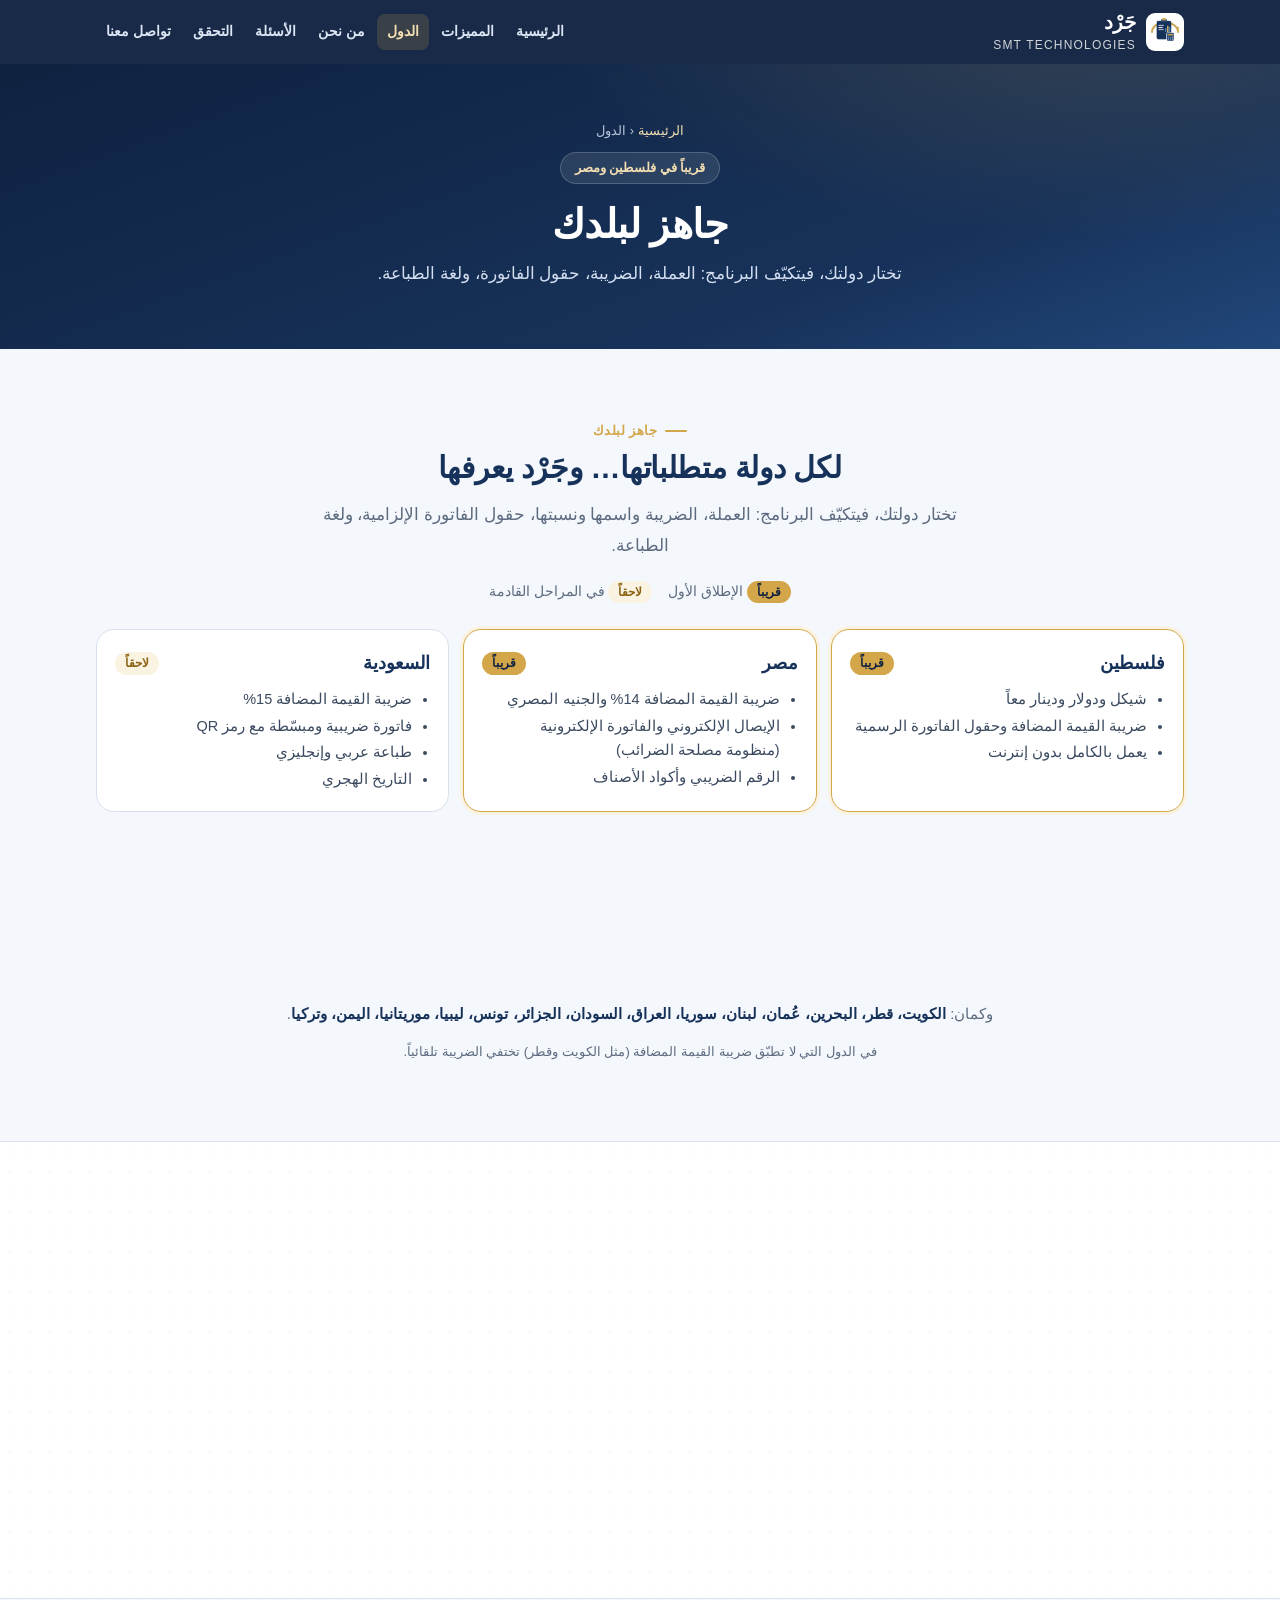
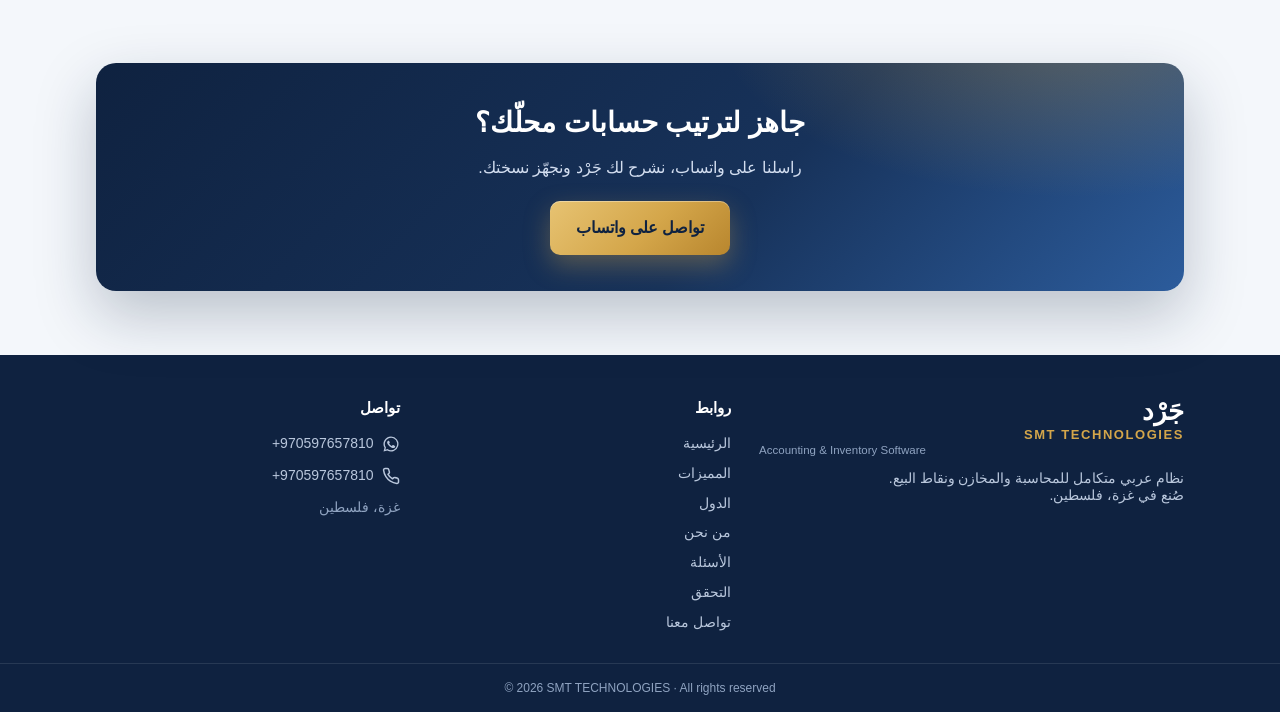
<file: countries.html>
<!doctype html>
<html lang="ar" dir="rtl">
<head>
<meta charset="utf-8">
<meta name="viewport" content="width=device-width, initial-scale=1">
<meta http-equiv="Content-Security-Policy" content="default-src 'self'; script-src 'self'; style-src 'self' https://fonts.googleapis.com; font-src https://fonts.gstatic.com; img-src 'self' data:; connect-src 'self'; object-src 'none'; base-uri 'none'; form-action 'none'">
<meta name="referrer" content="strict-origin-when-cross-origin">
<meta name="theme-color" content="#0f2240">
<link rel="icon" href="favicon.png">
<link rel="preconnect" href="https://fonts.googleapis.com">
<link rel="preconnect" href="https://fonts.gstatic.com" crossorigin>
<link href="https://fonts.googleapis.com/css2?family=Alexandria:wght@500;600;700;800&family=Cairo:wght@400;500;600;700;800&display=swap" rel="stylesheet">
<title>الدول — جَرْد | SMT TECHNOLOGIES</title>
<meta name="description" content="جَرْد قريباً في فلسطين ومصر، ويتكيّف مع متطلبات الدول العربية: العملة والضريبة والفوترة الإلكترونية.">
<meta property="og:title" content="الدول — جَرْد | SMT TECHNOLOGIES">
<meta property="og:description" content="جَرْد قريباً في فلسطين ومصر، ويتكيّف مع متطلبات الدول العربية: العملة والضريبة والفوترة الإلكترونية.">
<meta property="og:image" content="assets/img/shot-home.jpg">
<link rel="stylesheet" href="assets/style.css?v=202611181448">
<link rel="stylesheet" href="assets/home.css?v=202611181448">
</head>
<body data-root="." data-page="countries" class="lp">
<a class="skip" href="#main">تخطَّ إلى المحتوى</a>
<header id="site-header"></header>
<main id="main">
  <section class="page-hero">
    <div class="wrap">
      <div class="crumbs"><a href="index.html">الرئيسية</a> ‹ الدول</div>
      <span class="pill">قريباً في فلسطين ومصر</span>
      <h1>جاهز لبلدك</h1>
      <p>تختار دولتك، فيتكيّف البرنامج: العملة، الضريبة، حقول الفاتورة، ولغة الطباعة.</p>
    </div>
  </section>

  <section id="countries">
    <div class="wrap">
      <div class="center reveal">
        <span class="eyebrow">جاهز لبلدك</span>
        <h2 class="sec-title">لكل دولة متطلباتها… وجَرْد يعرفها</h2>
        <p class="sec-lead">تختار دولتك، فيتكيّف البرنامج: العملة، الضريبة واسمها ونسبتها، حقول الفاتورة الإلزامية، ولغة الطباعة.</p>
      </div>
      <div class="legend"><span><span class="tag first">قريباً</span> الإطلاق الأول</span><span><span class="tag soon">لاحقاً</span> في المراحل القادمة</span></div>
      <div class="cgrid">
        <div class="ccard main reveal"><header><h3>فلسطين</h3><span class="tag first">قريباً</span></header><ul><li>شيكل ودولار ودينار معاً</li><li>ضريبة القيمة المضافة وحقول الفاتورة الرسمية</li><li>يعمل بالكامل بدون إنترنت</li></ul></div>
        <div class="ccard main reveal"><header><h3>مصر</h3><span class="tag first">قريباً</span></header><ul><li>ضريبة القيمة المضافة 14% والجنيه المصري</li><li>الإيصال الإلكتروني والفاتورة الإلكترونية (منظومة مصلحة الضرائب)</li><li>الرقم الضريبي وأكواد الأصناف</li></ul></div>
        <div class="ccard reveal"><header><h3>السعودية</h3><span class="tag soon">لاحقاً</span></header><ul><li>ضريبة القيمة المضافة 15%</li><li>فاتورة ضريبية ومبسّطة مع رمز QR</li><li>طباعة عربي وإنجليزي</li><li>التاريخ الهجري</li></ul></div>
        <div class="ccard reveal"><header><h3>الإمارات</h3><span class="tag soon">لاحقاً</span></header><ul><li>ضريبة القيمة المضافة 5%</li><li>الرقم الضريبي (TRN) على الفاتورة</li><li>طباعة عربي وإنجليزي</li></ul></div>
        <div class="ccard reveal"><header><h3>الأردن</h3><span class="tag soon">لاحقاً</span></header><ul><li>ضريبة المبيعات العامة</li><li>الدينار الأردني</li><li>حقول الفاتورة الإلزامية</li></ul></div>
        <div class="ccard reveal"><header><h3>المغرب</h3><span class="tag soon">لاحقاً</span></header><ul><li>الضريبة على القيمة المضافة</li><li>الدرهم المغربي</li><li>طباعة عربي وفرنسي</li></ul></div>
      </div>
      <p class="more-countries">وكمان: <b>الكويت، قطر، البحرين، عُمان، لبنان، سوريا، العراق، السودان، الجزائر، تونس، ليبيا، موريتانيا، اليمن، وتركيا</b>.</p>
      <p class="fine">في الدول التي لا تطبّق ضريبة القيمة المضافة (مثل الكويت وقطر) تختفي الضريبة تلقائياً.</p>
    </div>
  </section>

  <section id="einvoice" class="tint">
    <div class="wrap">
      <div class="center reveal">
        <span class="eyebrow">ملتزمون بالقانون</span>
        <h2 class="sec-title">الفوترة الإلكترونية حسب أنظمة كل دولة</h2>
        <p class="sec-lead">نبني جَرْد ليطابق المواصفات الرسمية في كل دولة نعمل فيها، والإرسال للجهات الحكومية يتم من نسختك مباشرة وبحسابك أنت.</p>
      </div>
      <div class="fgrid">
        <div class="fcard reveal"><h3>مصر</h3><p>الإيصال الإلكتروني والفاتورة الإلكترونية وفق منظومة مصلحة الضرائب المصرية.</p></div>
        <div class="fcard reveal"><h3>السعودية</h3><p>متطلبات «فاتورة» — المرحلة الثانية من هيئة الزكاة والضريبة والجمارك.</p></div>
        <div class="fcard reveal"><h3>الإمارات</h3><p>الفوترة الإلكترونية عبر مزوّد خدمة معتمد على شبكة Peppol.</p></div>
      </div>
    </div>
  </section>

  <section>
    <div class="wrap">
      <div class="cta-band">
        <h2>جاهز لترتيب حسابات محلّك؟</h2>
        <p>راسلنا على واتساب، نشرح لك جَرْد ونجهّز نسختك.</p>
        <div class="btn-row"><a class="btn btn-gold btn-lg" data-contact href="contact.html">تواصل على واتساب</a></div>
      </div>
    </div>
  </section>
</main>
<footer id="site-footer"></footer>
<script src="config.js?v=202611181448"></script>
<script src="assets/site.js?v=202611181448"></script>
<script src="assets/ui.js?v=202611181448"></script>
</body>
</html>
</file>
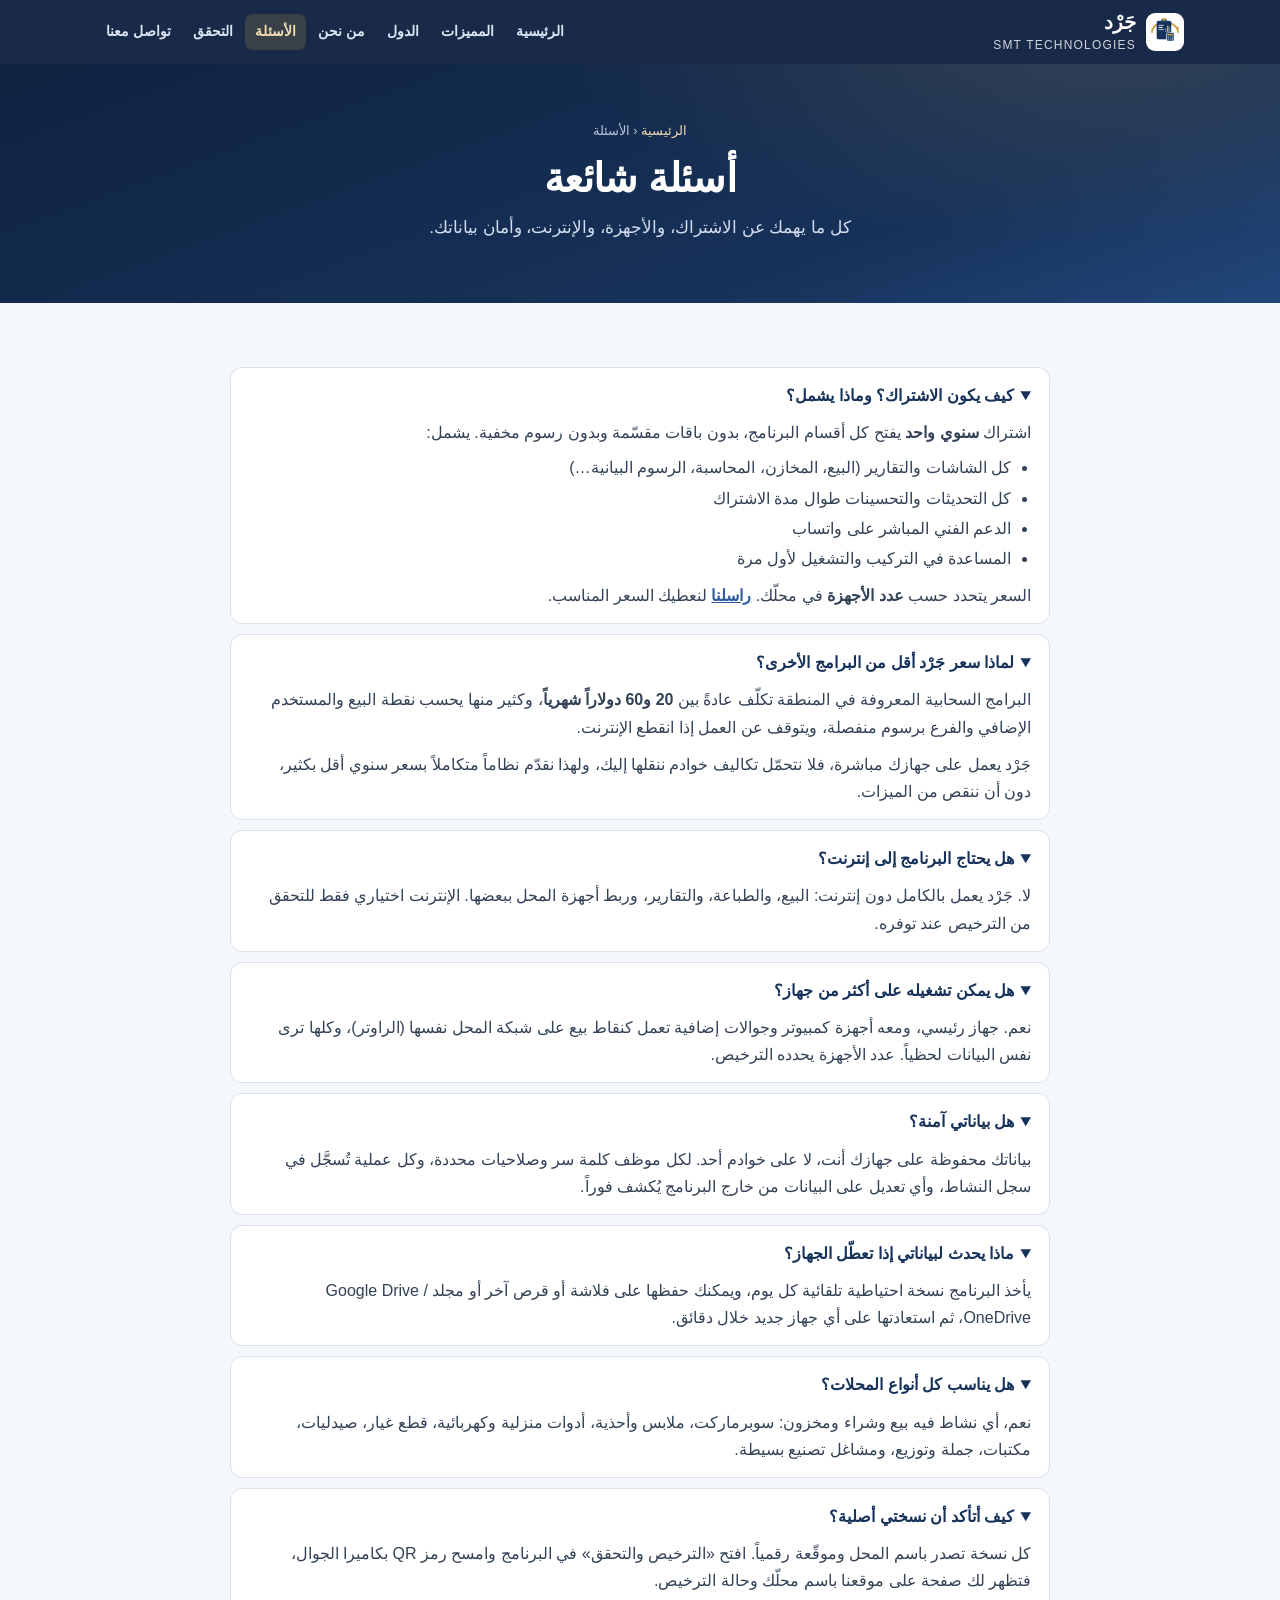
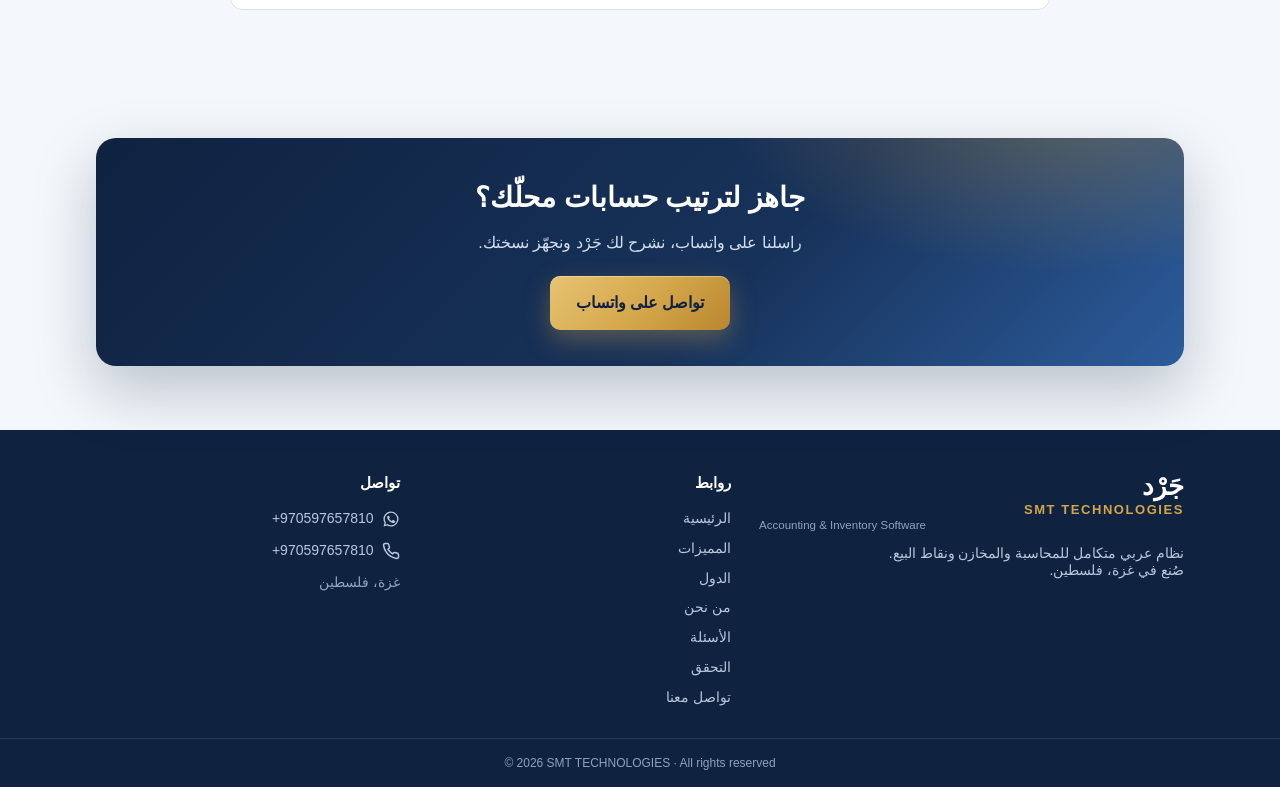
<file: faq.html>
<!doctype html>
<html lang="ar" dir="rtl">
<head>
<meta charset="utf-8">
<meta name="viewport" content="width=device-width, initial-scale=1">
<meta http-equiv="Content-Security-Policy" content="default-src 'self'; script-src 'self'; style-src 'self' https://fonts.googleapis.com; font-src https://fonts.gstatic.com; img-src 'self' data:; connect-src 'self'; object-src 'none'; base-uri 'none'; form-action 'none'">
<meta name="referrer" content="strict-origin-when-cross-origin">
<meta name="theme-color" content="#0f2240">
<link rel="icon" href="favicon.png">
<link rel="preconnect" href="https://fonts.googleapis.com">
<link rel="preconnect" href="https://fonts.gstatic.com" crossorigin>
<link href="https://fonts.googleapis.com/css2?family=Alexandria:wght@500;600;700;800&family=Cairo:wght@400;500;600;700;800&display=swap" rel="stylesheet">
<title>الأسئلة الشائعة — جَرْد | SMT TECHNOLOGIES</title>
<meta name="description" content="أسئلة شائعة عن جَرْد: الاشتراك، العمل بدون إنترنت، تعدد الأجهزة، أمان البيانات، والنسخة الأصلية.">
<meta property="og:title" content="الأسئلة الشائعة — جَرْد | SMT TECHNOLOGIES">
<meta property="og:description" content="أسئلة شائعة عن جَرْد: الاشتراك، العمل بدون إنترنت، تعدد الأجهزة، أمان البيانات، والنسخة الأصلية.">
<meta property="og:image" content="assets/img/shot-home.jpg">
<link rel="stylesheet" href="assets/style.css?v=202611181448">
<link rel="stylesheet" href="assets/home.css?v=202611181448">
</head>
<body data-root="." data-page="faq" class="lp">
<a class="skip" href="#main">تخطَّ إلى المحتوى</a>
<header id="site-header"></header>
<main id="main">
  <section class="page-hero">
    <div class="wrap">
      <div class="crumbs"><a href="index.html">الرئيسية</a> ‹ الأسئلة</div>
      
      <h1>أسئلة شائعة</h1>
      <p>كل ما يهمك عن الاشتراك، والأجهزة، والإنترنت، وأمان بياناتك.</p>
    </div>
  </section>

  <section id="faq">
    <div class="wrap">
      
      <div class="faq-list">
        <details open><summary>كيف يكون الاشتراك؟ وماذا يشمل؟</summary><p>اشتراك <b>سنوي واحد</b> يفتح كل أقسام البرنامج، بدون باقات مقسّمة وبدون رسوم مخفية. يشمل:</p><ul><li>كل الشاشات والتقارير (البيع، المخازن، المحاسبة، الرسوم البيانية…)</li><li>كل التحديثات والتحسينات طوال مدة الاشتراك</li><li>الدعم الفني المباشر على واتساب</li><li>المساعدة في التركيب والتشغيل لأول مرة</li></ul><p>السعر يتحدد حسب <b>عدد الأجهزة</b> في محلّك. <a data-contact href="contact.html">راسلنا</a> لنعطيك السعر المناسب.</p></details>
        <details open><summary>لماذا سعر جَرْد أقل من البرامج الأخرى؟</summary><p>البرامج السحابية المعروفة في المنطقة تكلّف عادةً بين <b>20 و60 دولاراً شهرياً</b>، وكثير منها يحسب نقطة البيع والمستخدم الإضافي والفرع برسوم منفصلة، ويتوقف عن العمل إذا انقطع الإنترنت.</p><p>جَرْد يعمل على جهازك مباشرة، فلا نتحمّل تكاليف خوادم ننقلها إليك، ولهذا نقدّم نظاماً متكاملاً بسعر سنوي أقل بكثير، دون أن ننقص من الميزات.</p></details>
        <details open><summary>هل يحتاج البرنامج إلى إنترنت؟</summary><p>لا. جَرْد يعمل بالكامل دون إنترنت: البيع، والطباعة، والتقارير، وربط أجهزة المحل ببعضها. الإنترنت اختياري فقط للتحقق من الترخيص عند توفره.</p></details>
        <details open><summary>هل يمكن تشغيله على أكثر من جهاز؟</summary><p>نعم. جهاز رئيسي، ومعه أجهزة كمبيوتر وجوالات إضافية تعمل كنقاط بيع على شبكة المحل نفسها (الراوتر)، وكلها ترى نفس البيانات لحظياً. عدد الأجهزة يحدده الترخيص.</p></details>
        <details open><summary>هل بياناتي آمنة؟</summary><p>بياناتك محفوظة على جهازك أنت، لا على خوادم أحد. لكل موظف كلمة سر وصلاحيات محددة، وكل عملية تُسجَّل في سجل النشاط، وأي تعديل على البيانات من خارج البرنامج يُكشف فوراً.</p></details>
        <details open><summary>ماذا يحدث لبياناتي إذا تعطّل الجهاز؟</summary><p>يأخذ البرنامج نسخة احتياطية تلقائية كل يوم، ويمكنك حفظها على فلاشة أو قرص آخر أو مجلد Google Drive / OneDrive، ثم استعادتها على أي جهاز جديد خلال دقائق.</p></details>
        <details open><summary>هل يناسب كل أنواع المحلات؟</summary><p>نعم، أي نشاط فيه بيع وشراء ومخزون: سوبرماركت، ملابس وأحذية، أدوات منزلية وكهربائية، قطع غيار، صيدليات، مكتبات، جملة وتوزيع، ومشاغل تصنيع بسيطة.</p></details>
        <details open><summary>كيف أتأكد أن نسختي أصلية؟</summary><p>كل نسخة تصدر باسم المحل وموقّعة رقمياً. افتح «الترخيص والتحقق» في البرنامج وامسح رمز QR بكاميرا الجوال، فتظهر لك صفحة على موقعنا باسم محلّك وحالة الترخيص.</p></details>
      </div>
    </div>
  </section>

  <section>
    <div class="wrap">
      <div class="cta-band">
        <h2>جاهز لترتيب حسابات محلّك؟</h2>
        <p>راسلنا على واتساب، نشرح لك جَرْد ونجهّز نسختك.</p>
        <div class="btn-row"><a class="btn btn-gold btn-lg" data-contact href="contact.html">تواصل على واتساب</a></div>
      </div>
    </div>
  </section>
</main>
<footer id="site-footer"></footer>
<script src="config.js?v=202611181448"></script>
<script src="assets/site.js?v=202611181448"></script>
<script src="assets/ui.js?v=202611181448"></script>
</body>
</html>
</file>
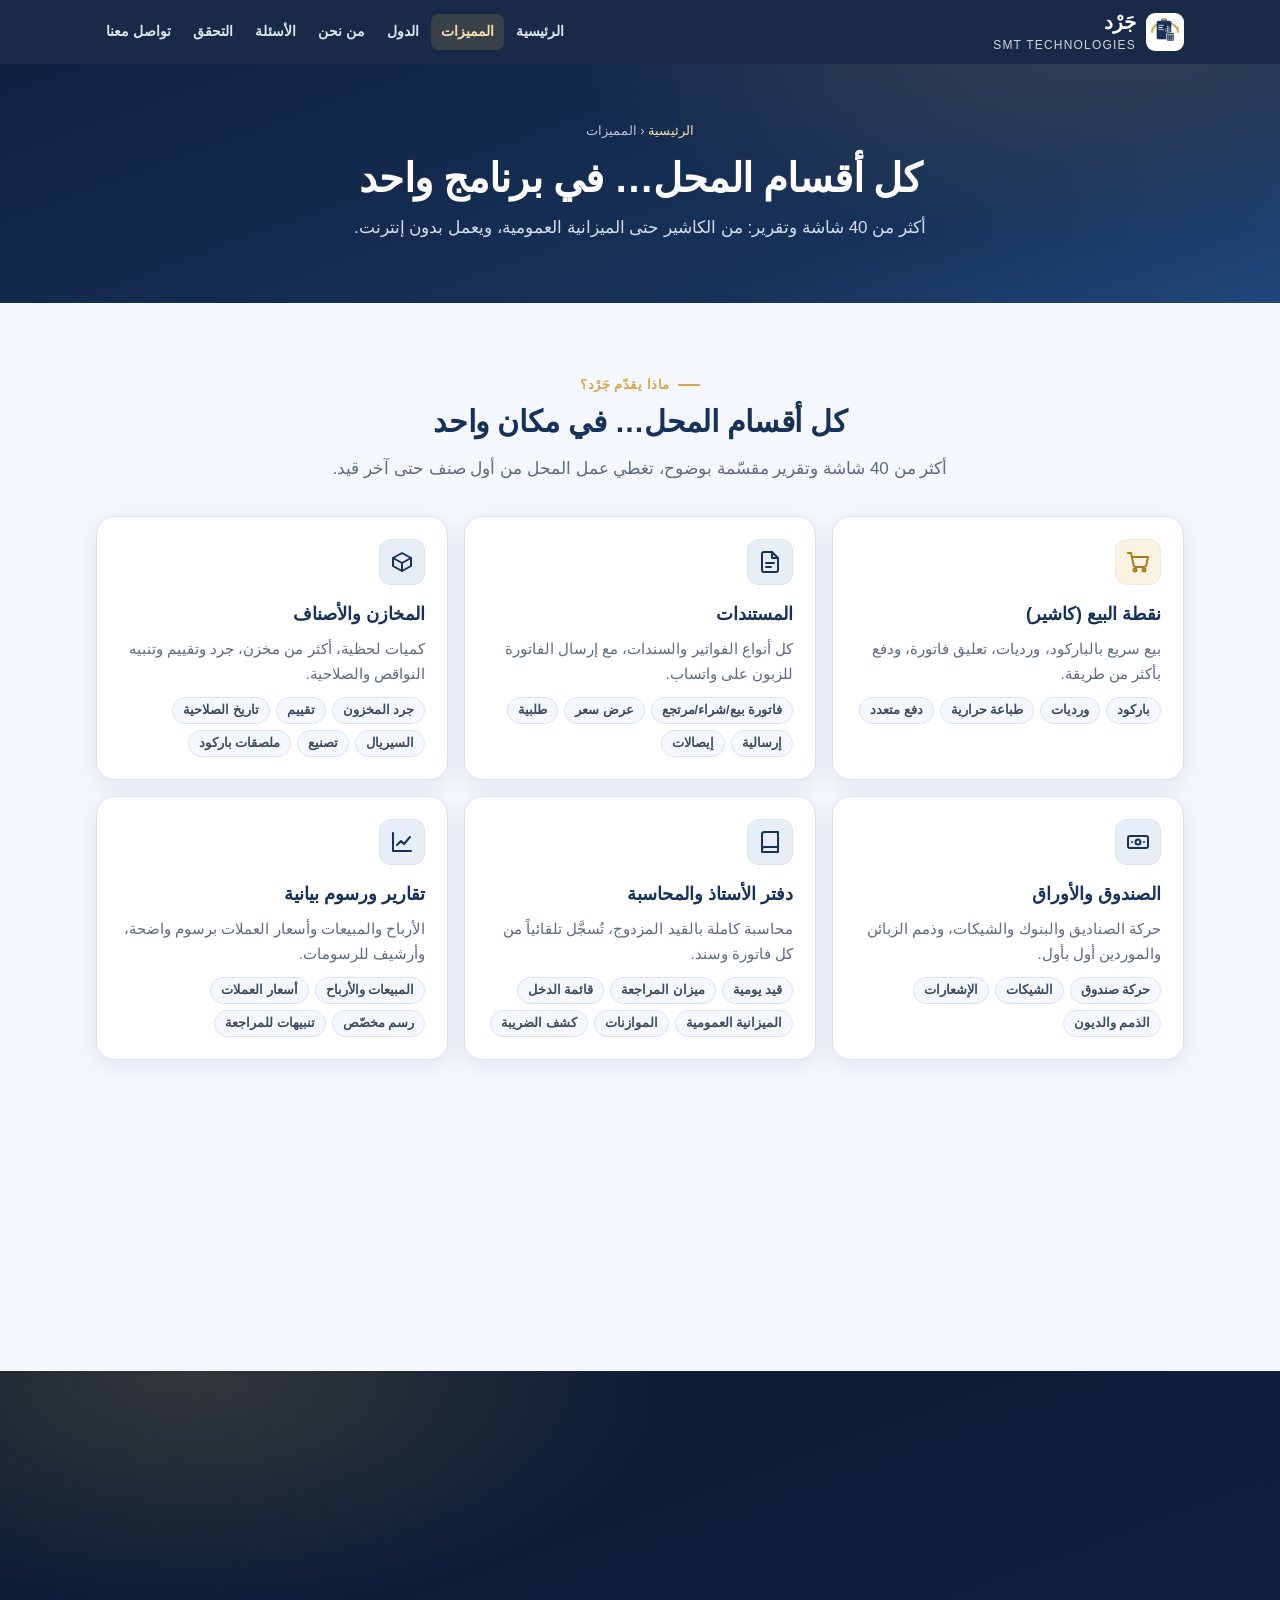
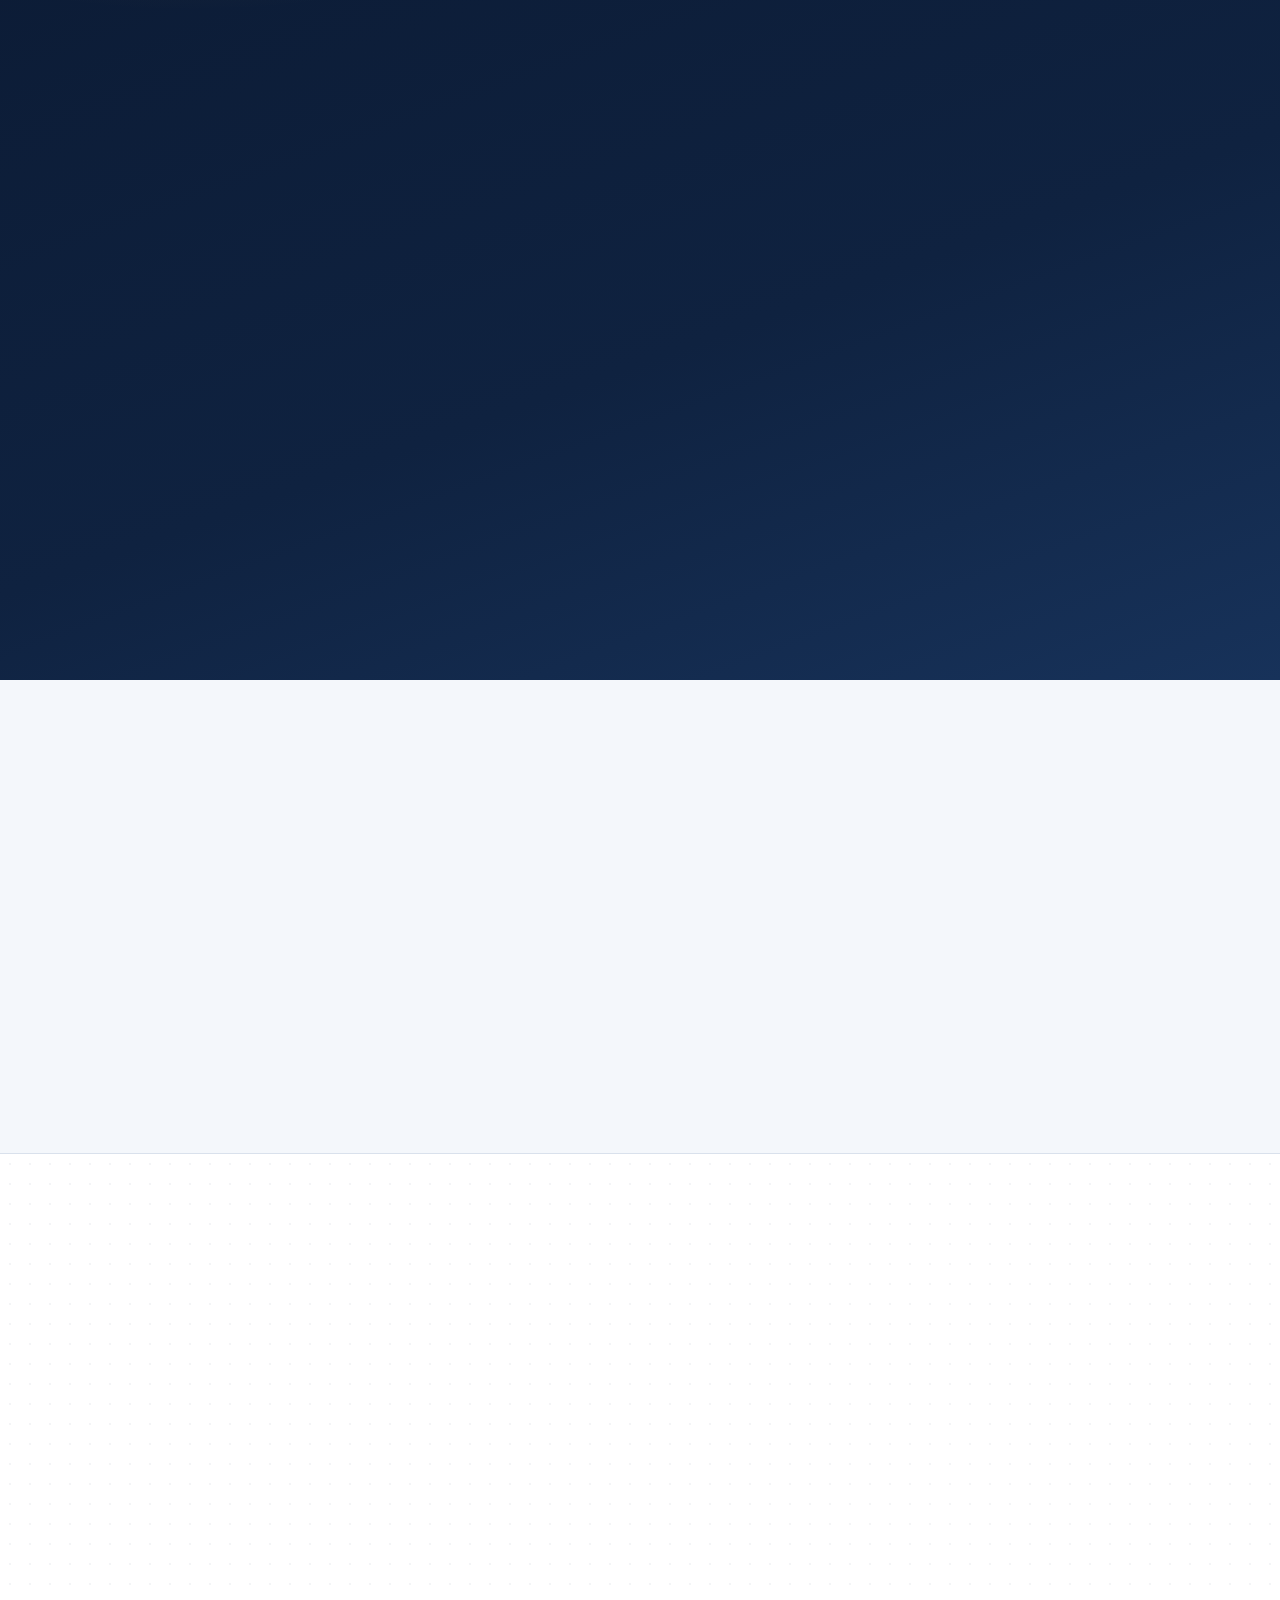
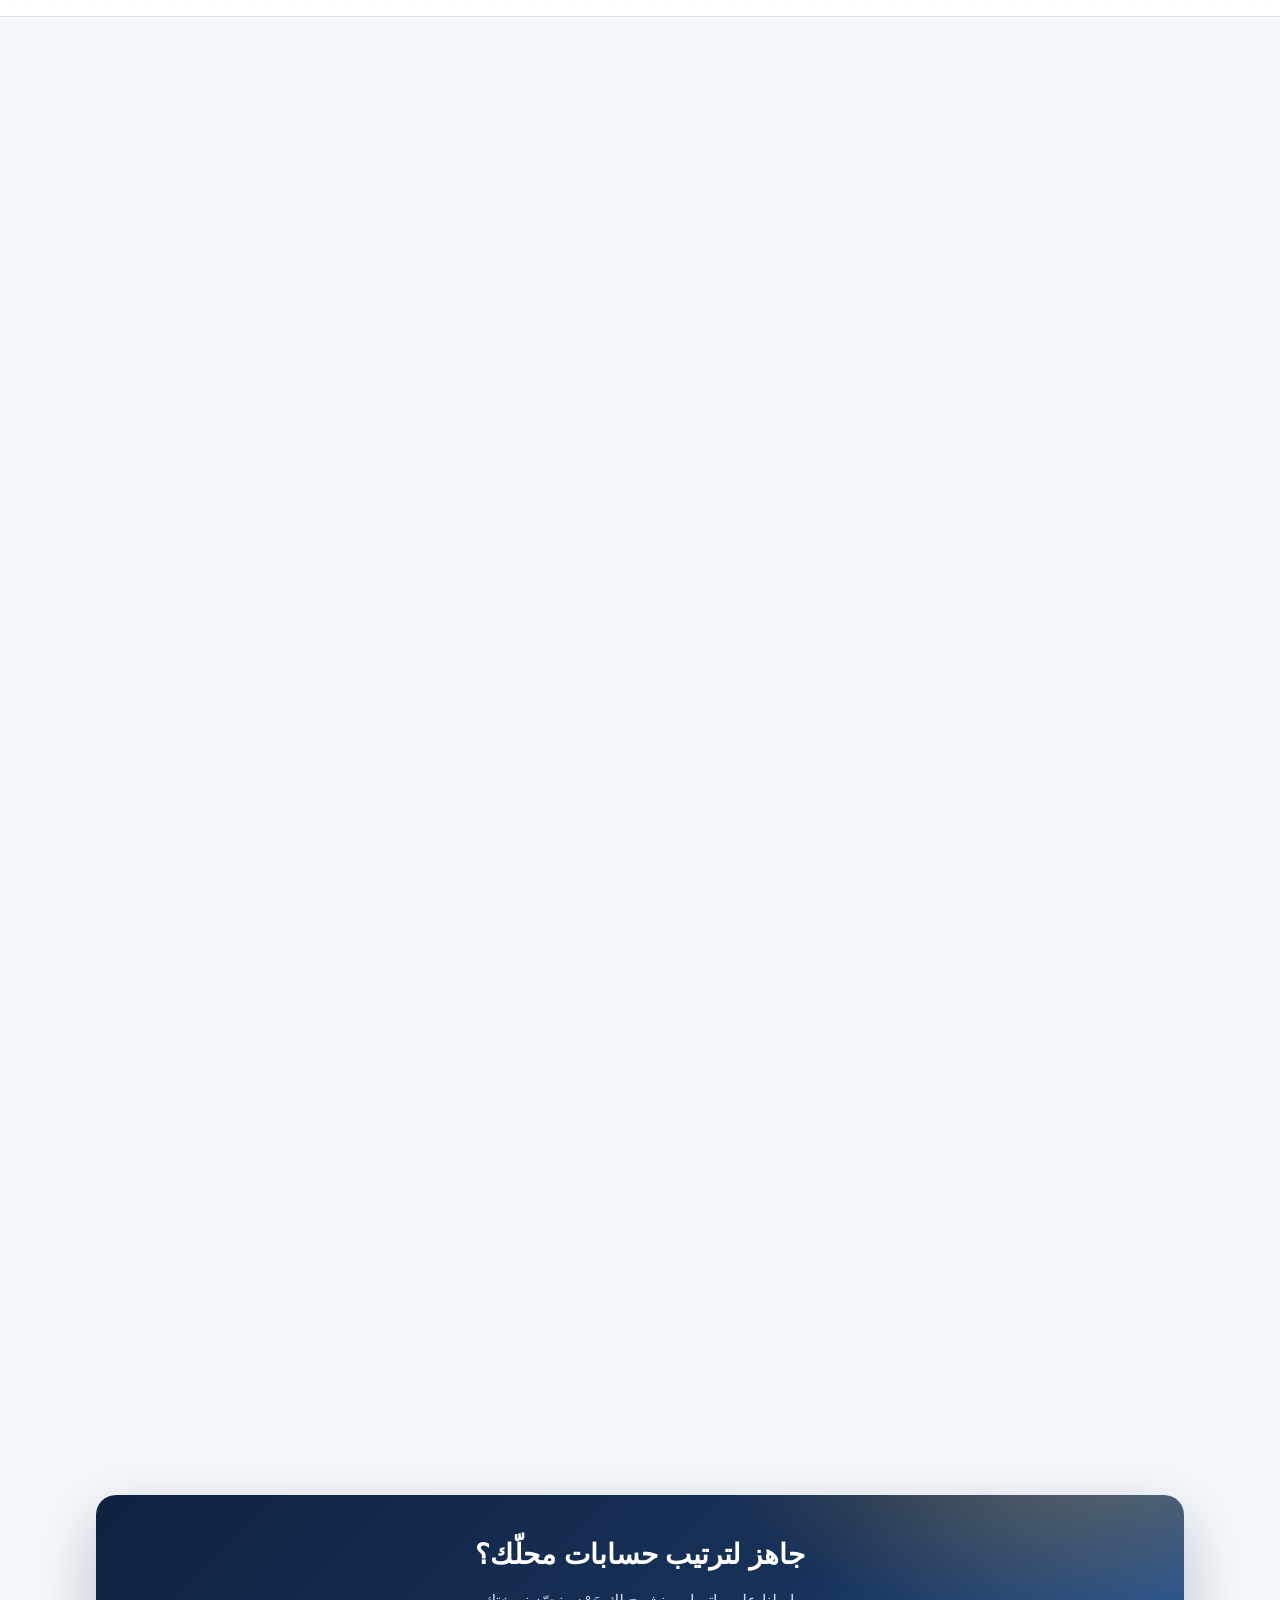
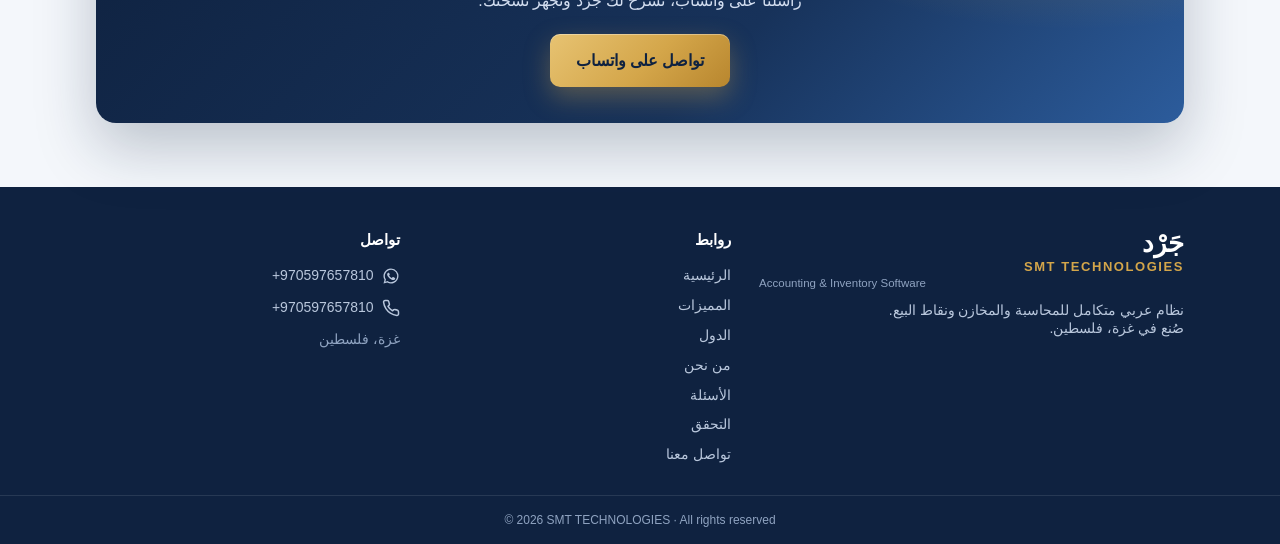
<file: features.html>
<!doctype html>
<html lang="ar" dir="rtl">
<head>
<meta charset="utf-8">
<meta name="viewport" content="width=device-width, initial-scale=1">
<meta http-equiv="Content-Security-Policy" content="default-src 'self'; script-src 'self'; style-src 'self' https://fonts.googleapis.com; font-src https://fonts.gstatic.com; img-src 'self' data:; connect-src 'self'; object-src 'none'; base-uri 'none'; form-action 'none'">
<meta name="referrer" content="strict-origin-when-cross-origin">
<meta name="theme-color" content="#0f2240">
<link rel="icon" href="favicon.png">
<link rel="preconnect" href="https://fonts.googleapis.com">
<link rel="preconnect" href="https://fonts.gstatic.com" crossorigin>
<link href="https://fonts.googleapis.com/css2?family=Alexandria:wght@500;600;700;800&family=Cairo:wght@400;500;600;700;800&display=swap" rel="stylesheet">
<title>المميزات — جَرْد | SMT TECHNOLOGIES</title>
<meta name="description" content="مميزات جَرْد: نقطة بيع، مخازن، ديون، محاسبة كاملة، تقارير، كاشير من الجوال، وجَرْد AI قريباً.">
<meta property="og:title" content="المميزات — جَرْد | SMT TECHNOLOGIES">
<meta property="og:description" content="مميزات جَرْد: نقطة بيع، مخازن، ديون، محاسبة كاملة، تقارير، كاشير من الجوال، وجَرْد AI قريباً.">
<meta property="og:image" content="assets/img/shot-home.jpg">
<link rel="stylesheet" href="assets/style.css?v=202611181448">
<link rel="stylesheet" href="assets/home.css?v=202611181448">
</head>
<body data-root="." data-page="features" class="lp">
<a class="skip" href="#main">تخطَّ إلى المحتوى</a>
<header id="site-header"></header>
<main id="main">
  <section class="page-hero">
    <div class="wrap">
      <div class="crumbs"><a href="index.html">الرئيسية</a> ‹ المميزات</div>
      
      <h1>كل أقسام المحل… في برنامج واحد</h1>
      <p>أكثر من 40 شاشة وتقرير: من الكاشير حتى الميزانية العمومية، ويعمل بدون إنترنت.</p>
    </div>
  </section>

  <section id="features">
    <div class="wrap">
      <div class="center reveal">
        <span class="eyebrow">ماذا يقدّم جَرْد؟</span>
        <h2 class="sec-title">كل أقسام المحل… في مكان واحد</h2>
        <p class="sec-lead">أكثر من 40 شاشة وتقرير مقسّمة بوضوح، تغطي عمل المحل من أول صنف حتى آخر قيد.</p>
      </div>
      <div class="fgrid">
        <div class="fcard gold reveal">
          <span class="ico"><svg viewBox="0 0 24 24" fill="none" stroke="currentColor" stroke-width="2" stroke-linecap="round" stroke-linejoin="round"><circle cx="9" cy="20" r="1.5"/><circle cx="18" cy="20" r="1.5"/><path d="M2 3h3l2.7 12.4a2 2 0 0 0 2 1.6h8.6a2 2 0 0 0 2-1.6L22 7H6"/></svg></span>
          <h3>نقطة البيع (كاشير)</h3>
          <p>بيع سريع بالباركود، ورديات، تعليق فاتورة، ودفع بأكثر من طريقة.</p>
          <ul><li>باركود</li><li>ورديات</li><li>طباعة حرارية</li><li>دفع متعدد</li></ul>
        </div>
        <div class="fcard reveal">
          <span class="ico"><svg viewBox="0 0 24 24" fill="none" stroke="currentColor" stroke-width="2" stroke-linecap="round" stroke-linejoin="round"><path d="M14 2H6a2 2 0 0 0-2 2v16a2 2 0 0 0 2 2h12a2 2 0 0 0 2-2V8z"/><path d="M14 2v6h6M8 13h8M8 17h5"/></svg></span>
          <h3>المستندات</h3>
          <p>كل أنواع الفواتير والسندات، مع إرسال الفاتورة للزبون على واتساب.</p>
          <ul><li>فاتورة بيع/شراء/مرتجع</li><li>عرض سعر</li><li>طلبية</li><li>إرسالية</li><li>إيصالات</li></ul>
        </div>
        <div class="fcard reveal">
          <span class="ico"><svg viewBox="0 0 24 24" fill="none" stroke="currentColor" stroke-width="2" stroke-linecap="round" stroke-linejoin="round"><path d="M21 8 12 3 3 8v8l9 5 9-5z"/><path d="m3 8 9 5 9-5M12 13v8"/></svg></span>
          <h3>المخازن والأصناف</h3>
          <p>كميات لحظية، أكثر من مخزن، جرد وتقييم وتنبيه النواقص والصلاحية.</p>
          <ul><li>جرد المخزون</li><li>تقييم</li><li>تاريخ الصلاحية</li><li>السيريال</li><li>تصنيع</li><li>ملصقات باركود</li></ul>
        </div>
        <div class="fcard reveal">
          <span class="ico"><svg viewBox="0 0 24 24" fill="none" stroke="currentColor" stroke-width="2" stroke-linecap="round" stroke-linejoin="round"><rect x="2" y="6" width="20" height="12" rx="2"/><circle cx="12" cy="12" r="2.5"/><path d="M6 12h.01M18 12h.01"/></svg></span>
          <h3>الصندوق والأوراق</h3>
          <p>حركة الصناديق والبنوك والشيكات، وذمم الزبائن والموردين أول بأول.</p>
          <ul><li>حركة صندوق</li><li>الشيكات</li><li>الإشعارات</li><li>الذمم والديون</li></ul>
        </div>
        <div class="fcard reveal">
          <span class="ico"><svg viewBox="0 0 24 24" fill="none" stroke="currentColor" stroke-width="2" stroke-linecap="round" stroke-linejoin="round"><path d="M4 19.5A2.5 2.5 0 0 1 6.5 17H20V2H6.5A2.5 2.5 0 0 0 4 4.5z"/><path d="M4 19.5V22h16v-5"/></svg></span>
          <h3>دفتر الأستاذ والمحاسبة</h3>
          <p>محاسبة كاملة بالقيد المزدوج، تُسجَّل تلقائياً من كل فاتورة وسند.</p>
          <ul><li>قيد يومية</li><li>ميزان المراجعة</li><li>قائمة الدخل</li><li>الميزانية العمومية</li><li>الموازنات</li><li>كشف الضريبة</li></ul>
        </div>
        <div class="fcard reveal">
          <span class="ico"><svg viewBox="0 0 24 24" fill="none" stroke="currentColor" stroke-width="2" stroke-linecap="round" stroke-linejoin="round"><path d="M3 3v18h18"/><path d="m7 15 4-4 3 3 6-7"/></svg></span>
          <h3>تقارير ورسوم بيانية</h3>
          <p>الأرباح والمبيعات وأسعار العملات برسوم واضحة، وأرشيف للرسومات.</p>
          <ul><li>المبيعات والأرباح</li><li>أسعار العملات</li><li>رسم مخصّص</li><li>تنبيهات للمراجعة</li></ul>
        </div>
        <div class="fcard reveal">
          <span class="ico"><svg viewBox="0 0 24 24" fill="none" stroke="currentColor" stroke-width="2" stroke-linecap="round" stroke-linejoin="round"><path d="M16 21v-2a4 4 0 0 0-4-4H6a4 4 0 0 0-4 4v2"/><circle cx="9" cy="7" r="4"/><path d="M22 21v-2a4 4 0 0 0-3-3.9M16 3.1a4 4 0 0 1 0 7.8"/></svg></span>
          <h3>المستخدمون والصلاحيات</h3>
          <p>لكل موظف حسابه وصلاحياته، وإخفاء التكلفة والأرباح عن الكاشير.</p>
          <ul><li>صلاحيات لكل شاشة</li><li>سجل النشاط</li></ul>
        </div>
        <div class="fcard reveal">
          <span class="ico"><svg viewBox="0 0 24 24" fill="none" stroke="currentColor" stroke-width="2" stroke-linecap="round" stroke-linejoin="round"><rect x="7" y="2" width="10" height="20" rx="2"/><path d="M11 18h2"/></svg></span>
          <h3>كاشير من الجوال</h3>
          <p>أي جوال على شبكة المحل يصبح نقطة بيع، دون تنزيل تطبيق ودون إنترنت.</p>
        </div>
        <div class="fcard reveal">
          <span class="ico"><svg viewBox="0 0 24 24" fill="none" stroke="currentColor" stroke-width="2" stroke-linecap="round" stroke-linejoin="round"><circle cx="11" cy="11" r="7"/><path d="m21 21-4.3-4.3"/></svg></span>
          <h3>سهل الاستخدام</h3>
          <p>واجهة عربية واضحة، بحث سريع عن أي شاشة، شاشة ترحيب للمحل الجديد، ووضع فاتح وداكن.</p>
        </div>
      </div>
    </div>
  </section>

  <section id="ai" class="ai-band">
    <div class="wrap">
      <div class="center reveal">
        <span class="eyebrow">قريباً</span>
        <h2 class="sec-title">جَرْد AI — برنامج محاسبة بيفهم عليك</h2>
        <p class="sec-lead">إضافة ذكاء اصطناعي اختيارية داخل كل شاشة، ونافذة تسأله فيها أي شيء. جزء منها يعمل حتى بدون إنترنت — تقترح وتلخّص وتنبّه، وأنت صاحب القرار دائماً.</p>
      </div>
      <div class="ai-chat reveal" aria-label="مثال توضيحي">
        <div class="q">كم ربحت اليوم؟</div>
        <div class="a">ربحك اليوم 1,240 ₪ — أعلى من أمس بـ 12%، وأكثر صنف ربح كان الألبان. (مثال توضيحي)</div>
      </div>
      <div class="fgrid">
        <div class="fcard reveal"><span class="ico"><svg viewBox="0 0 24 24" fill="none" stroke="currentColor" stroke-width="2" stroke-linecap="round" stroke-linejoin="round"><path d="M21 12a8 8 0 0 1-11.6 7.1L4 20l1-4.6A8 8 0 1 1 21 12z"/></svg></span><h3>اسأل بالعربي وبالصوت</h3><p>«مين أكثر زبون عليه دين؟» «قارن مبيعات العيد بالسنة الماضية».</p></div>
        <div class="fcard reveal"><span class="ico"><svg viewBox="0 0 24 24" fill="none" stroke="currentColor" stroke-width="2" stroke-linecap="round" stroke-linejoin="round"><path d="M4 7h3l2-3h6l2 3h3a1 1 0 0 1 1 1v11a1 1 0 0 1-1 1H4a1 1 0 0 1-1-1V8a1 1 0 0 1 1-1z"/><circle cx="12" cy="13" r="4"/></svg></span><h3>صوّر فاتورة المورد</h3><p>تتحول لمسودة فاتورة شراء تراجعها وتعتمدها.</p></div>
        <div class="fcard reveal"><span class="ico"><svg viewBox="0 0 24 24" fill="none" stroke="currentColor" stroke-width="2" stroke-linecap="round" stroke-linejoin="round"><path d="M10.3 3.9 1.8 18a2 2 0 0 0 1.7 3h17a2 2 0 0 0 1.7-3L13.7 3.9a2 2 0 0 0-3.4 0z"/><path d="M12 9v4M12 17h.01"/></svg></span><h3>إنذار السيولة</h3><p>تنبيه بأزمة السيولة قبل حدوثها، مع خطة تحصيل مقترحة.</p></div>
        <div class="fcard reveal"><span class="ico"><svg viewBox="0 0 24 24" fill="none" stroke="currentColor" stroke-width="2" stroke-linecap="round" stroke-linejoin="round"><path d="M12 2 4 5v6c0 5 3.4 9.3 8 11 4.6-1.7 8-6 8-11V5z"/><path d="m9 12 2 2 4-4"/></svg></span><h3>كشف التلاعب</h3><p>إلغاءات مشبوهة، عجز صندوق متكرر، وتحويلات وهمية.</p></div>
        <div class="fcard reveal"><span class="ico"><svg viewBox="0 0 24 24" fill="none" stroke="currentColor" stroke-width="2" stroke-linecap="round" stroke-linejoin="round"><path d="M3 7V5a2 2 0 0 1 2-2h2M17 3h2a2 2 0 0 1 2 2v2M21 17v2a2 2 0 0 1-2 2h-2M7 21H5a2 2 0 0 1-2-2v-2"/><path d="M7 12h10"/></svg></span><h3>مطابقة البنك</h3><p>يطابق كشف البنك مع رموز التحويل، ويكشف الفروقات.</p></div>
        <div class="fcard reveal"><span class="ico"><svg viewBox="0 0 24 24" fill="none" stroke="currentColor" stroke-width="2" stroke-linecap="round" stroke-linejoin="round"><path d="M12 3l1.9 4.6L18.5 9.5 13.9 11.4 12 16l-1.9-4.6L5.5 9.5l4.6-1.9z"/><path d="M19 15l.8 1.9 1.9.8-1.9.8L19 20.4l-.8-1.9-1.9-.8 1.9-.8z"/></svg></span><h3>ملخص ذكي</h3><p>«ربحك نزل هالأسبوع لأن…» مع اقتراحات عملية.</p></div>
      </div>
    </div>
  </section>

  <section id="debt">
    <div class="wrap story">
      <div class="reveal">
        <span class="eyebrow">دفتر الدين الذكي</span>
        <h2 class="sec-title">وداعاً لدفتر الدين الورقي</h2>
        <p>كل شراء بالدين يُسجَّل بالتفصيل: التاريخ والساعة بالثانية، الأصناف والكميات والأسعار، الكاشير والجهاز. ولا يمكن حذف أي حركة — أي تصحيح يظهر في الدفتر مع سببه.</p>
        <p>وإذا سأل الزبون «متى وكيف ومن؟»، تفتح الفاتورة وتريه <b>إثبات العملية</b>: رمزه السري، والإيصال الذي وصله على واتساب، وتوقيعه إن وُجد.</p>
      </div>
      <figure class="shot reveal"><span class="zoom-hint">اضغط للتكبير</span><img data-zoom src="assets/img/ui-debt.jpg" alt="دفتر الدين" data-caption="دفتر الدين — تصميم الواجهة الجديدة (أرقام توضيحية)" loading="lazy" width="1600" height="900"><figcaption>سقف دين لكل زبون، وملخص أسبوعي على واتساب<small>تصميم الواجهة الجديدة · قريباً</small></figcaption></figure>
    </div>
  </section>

  <section id="editions" class="tint">
    <div class="wrap">
      <div class="center reveal">
        <span class="eyebrow">نسختان في برنامج واحد</span>
        <h2 class="sec-title">جَرْد للمحلات · جَرْد للشركات</h2>
        <p class="sec-lead">تختار نوع نشاطك عند أول تشغيل، فيُظهر جَرْد ما تحتاجه فقط.</p>
      </div>
      <div class="fgrid two">
        <div class="fcard reveal"><h3>جَرْد للمحلات</h3><p>سوبرماركت، ملابس، صيدليات، أدوات… كاشير سريع، مخزون، دفتر دين، وتقارير واضحة — بدون تعقيد.</p><ul><li>كاشير</li><li>دفتر الدين</li><li>جرد</li><li>تقرير يومي</li></ul></div>
        <div class="fcard gold reveal"><h3>جَرْد للشركات</h3><p>للمحاسبين والإدارة: محاسبة كاملة، قوائم مالية، موافقات، مراكز تكلفة، ومخازن متعددة.</p><ul><li>القوائم المالية</li><li>الموافقات</li><li>مراكز التكلفة</li><li>تعدد المخازن</li></ul></div>
      </div>
    </div>
  </section>

  <section id="migrate">
    <div class="wrap">
      <div class="center reveal">
        <span class="eyebrow">قريباً</span>
        <h2 class="sec-title">انتقل إلى جَرْد بسهولة</h2>
        <p class="sec-lead">لا تبدأ من الصفر. صدّر بياناتك من برنامجك الحالي إلى Excel، وجَرْد يستوردها ويرتبها لك.</p>
      </div>
      <div class="qr-flow">
        <div class="fcard reveal"><h3>صدّر من برنامجك</h3><p>الأصناف، الزبائن، الموردين، والأرصدة — من تقارير برنامجك الحالي إلى Excel.</p></div>
        <div class="fcard reveal"><h3>جَرْد AI يرتبها</h3><p>يتعرّف على الأعمدة، وينظّف المكرر، ويطابق الحسابات — وأنت تراجع كل شيء.</p></div>
        <div class="fcard reveal"><h3>تقرير مطابقة</h3><p>يتأكد أن الأرصدة في جَرْد مطابقة لبرنامجك القديم قبل الاعتماد.</p></div>
      </div>
    </div>
  </section>

  <section id="langs">
    <div class="wrap split">
      <div class="card list-card reveal">
        <h3>بأكثر من لغة</h3>
        <ul class="rows">
          <li><span>العربية</span><span class="tag ok">جاهزة</span></li>
          <li><span>English</span><span class="tag soon">لاحقاً</span></li>
          <li><span>Français</span><span class="tag soon">لاحقاً</span></li>
          <li><span>Türkçe</span><span class="tag soon">لاحقاً</span></li>
          <li><span>Español</span><span class="tag soon">لاحقاً</span></li>
        </ul>
      </div>
      <div class="card list-card reveal">
        <h3>بياناتك حيث تريد</h3>
        <ul class="rows">
          <li><span>على جهازك<small>بياناتك عندك، دون اشتراك سحابي.</small></span><span class="tag ok">جاهز</span></li>
          <li><span>نسخ على فلاشة أو قرص آخر<small>نسخة يومية تلقائية.</small></span><span class="tag ok">جاهز</span></li>
          <li><span>نسخ لمجلد سحابي<small>Google Drive أو OneDrive على جهازك.</small></span><span class="tag ok">جاهز</span></li>
          <li><span>نسخة سحابية تلقائية مشفّرة<small>تُرفع وحدها عند عودة الإنترنت، وتسترجعها على أي جهاز جديد.</small></span><span class="tag first">قريباً</span></li>
          <li><span>مراقبة المحل من الجوال<small>المبيعات والصندوق والنواقص من البيت.</small></span><span class="tag soon">لاحقاً</span></li>
        </ul>
      </div>
    </div>
  </section>

  <section id="original">
    <div class="wrap">
      <div class="center reveal">
        <span class="eyebrow">نسخة أصلية موثّقة</span>
        <h2 class="sec-title">لكل عميل رمز QR خاص فيه</h2>
        <p class="sec-lead">كل نسخة من جَرْد تصدر باسم صاحبها وموقّعة رقمياً، ويمكن لأي شخص التأكد من أصالتها في ثوانٍ.</p>
      </div>
      <div class="qr-flow">
        <div class="fcard reveal"><h3>ترخيص باسم المحل</h3><p>نصدر للمحل ترخيصاً باسمه، مربوطاً بجهازه، وموقّعاً رقمياً من SMT TECHNOLOGIES.</p></div>
        <div class="fcard reveal"><h3>رمز QR داخل البرنامج</h3><p>يعرض البرنامج رمزاً خاصاً بالمحل، يُولَّد تلقائياً من الترخيص.</p></div>
        <div class="fcard reveal"><h3>امسح وتأكد</h3><p>بكاميرا الجوال تُفتح صفحة على موقعنا: اسم المحل، ونوع النسخة، وتاريخ صلاحيتها.</p></div>
      </div>
    </div>
  </section>

  <section>
    <div class="wrap">
      <div class="cta-band">
        <h2>جاهز لترتيب حسابات محلّك؟</h2>
        <p>راسلنا على واتساب، نشرح لك جَرْد ونجهّز نسختك.</p>
        <div class="btn-row"><a class="btn btn-gold btn-lg" data-contact href="contact.html">تواصل على واتساب</a></div>
      </div>
    </div>
  </section>
</main>
<footer id="site-footer"></footer>
<script src="config.js?v=202611181448"></script>
<script src="assets/site.js?v=202611181448"></script>
<script src="assets/ui.js?v=202611181448"></script>
</body>
</html>
</file>
<file: assets/style.css>
:root {
  --brand: #17325a;
  --brand-2: #2c5c9c;
  --brand-soft: #e8eef7;
  --ink: #1b2433;
  --muted: #5d6b80;
  --line: #d9e1ec;
  --bg: #f4f7fb;
  --card: #ffffff;
  --ok: #1f7a4d;
  --ok-soft: #e7f5ee;
  --bad: #b23b3b;
  --bad-soft: #fcecec;
  --warn: #8a5a00;
  --radius: 14px;
  --shadow: 0 6px 24px rgba(23, 50, 90, 0.08);
}

* {
  box-sizing: border-box;
}
html {
  -webkit-text-size-adjust: 100%;
}
body {
  margin: 0;
  font-family: 'Cairo', 'Segoe UI', Tahoma, sans-serif;
  color: var(--ink);
  background: var(--bg);
  line-height: 1.7;
  min-height: 100vh;
  display: flex;
  flex-direction: column;
}
main {
  flex: 1;
}
a {
  color: var(--brand-2);
}
.wrap {
  width: 100%;
  max-width: 960px;
  margin: 0 auto;
  padding: 0 16px;
}

/* الترويسة */
.site-header {
  background: var(--brand);
  color: #fff;
}
.site-header .wrap {
  display: flex;
  align-items: center;
  justify-content: space-between;
  gap: 12px;
  min-height: 64px;
  flex-wrap: wrap;
}
.brand {
  display: flex;
  align-items: center;
  gap: 10px;
  color: #fff;
  text-decoration: none;
}
.brand-logo {
  width: 38px;
  height: 38px;
  flex: none;
  display: block;
}
.brand-logo img {
  width: 100%;
  height: 100%;
  object-fit: contain;
}
.brand-text {
  line-height: 1.2;
}
.brand-text b {
  display: block;
  font-size: 20px;
  font-weight: 800;
}
.brand-text small {
  font-size: 12px;
  opacity: 0.8;
}
.site-nav {
  display: flex;
  gap: 4px;
}
.site-nav a {
  color: #dbe5f3;
  text-decoration: none;
  font-size: 14px;
  font-weight: 600;
  padding: 6px 10px;
  border-radius: 8px;
}
.site-nav a:hover,
.site-nav a.active {
  background: rgba(255, 255, 255, 0.14);
  color: #fff;
}

/* التذييل */
.site-footer {
  margin-top: 40px;
  border-top: 1px solid var(--line);
  background: var(--card);
  color: var(--muted);
  font-size: 13px;
}
.site-footer .wrap {
  display: flex;
  justify-content: space-between;
  flex-wrap: wrap;
  gap: 8px;
  padding-top: 16px;
  padding-bottom: 16px;
}
.site-footer nav a {
  color: var(--muted);
  margin-inline-start: 14px;
  text-decoration: none;
}

/* عام */
.hero {
  background: linear-gradient(160deg, var(--brand) 0%, var(--brand-2) 100%);
  color: #fff;
  padding: 44px 0 52px;
}
.hero h1 {
  font-size: 30px;
  line-height: 1.35;
  margin: 0 0 10px;
}
.hero p {
  margin: 0 0 22px;
  color: #dbe5f3;
  max-width: 560px;
}
h2 {
  color: var(--brand);
  font-size: 22px;
  margin: 34px 0 14px;
}
.btn {
  display: inline-flex;
  align-items: center;
  justify-content: center;
  gap: 8px;
  padding: 10px 20px;
  border-radius: 10px;
  font: inherit;
  font-weight: 700;
  text-decoration: none;
  border: 0;
  cursor: pointer;
}
.btn-primary {
  background: var(--brand-2);
  color: #fff;
}
.btn-light {
  background: #fff;
  color: var(--brand);
}
.btn-glass {
  background: rgba(255, 255, 255, 0.16);
  color: #fff;
}
.btn-ghost {
  background: var(--brand-soft);
  color: var(--brand);
}
.btn-row {
  display: flex;
  gap: 10px;
  flex-wrap: wrap;
}
.card {
  background: var(--card);
  border: 1px solid var(--line);
  border-radius: var(--radius);
  box-shadow: var(--shadow);
  padding: 20px;
}
.grid {
  display: grid;
  grid-template-columns: repeat(auto-fit, minmax(220px, 1fr));
  gap: 14px;
}
.feature h3 {
  margin: 8px 0 4px;
  font-size: 17px;
  color: var(--brand);
}
.feature p {
  margin: 0;
  color: var(--muted);
  font-size: 14px;
}
.ico {
  width: 40px;
  height: 40px;
  border-radius: 10px;
  background: var(--brand-soft);
  color: var(--brand-2);
  display: flex;
  align-items: center;
  justify-content: center;
}
.ico svg {
  width: 22px;
  height: 22px;
}
.about {
  color: var(--muted);
}

/* صفحة التحقق */
.verify {
  max-width: 520px;
  margin: 28px auto 0;
}
.verify h1 {
  font-size: 20px;
  color: var(--brand);
  margin: 0 0 14px;
  text-align: center;
}
.badge {
  display: flex;
  flex-direction: column;
  align-items: center;
  gap: 6px;
  padding: 22px 16px;
  border-radius: var(--radius);
  text-align: center;
  font-weight: 800;
  font-size: 22px;
}
.badge .mark {
  width: 56px;
  height: 56px;
  border-radius: 50%;
  display: flex;
  align-items: center;
  justify-content: center;
  font-size: 30px;
  color: #fff;
}
.badge small {
  font-weight: 500;
  font-size: 14px;
}
.badge.ok {
  background: var(--ok-soft);
  color: var(--ok);
}
.badge.ok .mark {
  background: var(--ok);
}
.badge.bad {
  background: var(--bad-soft);
  color: var(--bad);
}
.badge.bad .mark {
  background: var(--bad);
}
.badge.wait {
  background: var(--brand-soft);
  color: var(--brand);
}
.badge.wait .mark {
  background: var(--brand-2);
}
.details {
  width: 100%;
  border-collapse: collapse;
  margin-top: 16px;
}
.details th,
.details td {
  text-align: start;
  padding: 10px 4px;
  border-bottom: 1px solid var(--line);
  vertical-align: top;
}
.details tr:last-child th,
.details tr:last-child td {
  border-bottom: 0;
}
.details th {
  color: var(--muted);
  font-weight: 600;
  width: 38%;
}
.details td {
  font-weight: 700;
  overflow-wrap: anywhere;
}
.mono {
  font-family: Consolas, 'Courier New', monospace;
  direction: ltr;
  unicode-bidi: isolate;
}
.verify .actions {
  margin-top: 18px;
  text-align: center;
}
.note {
  color: var(--muted);
  font-size: 13px;
  text-align: center;
  margin-top: 12px;
}

/* التواصل */
.contact-list {
  display: grid;
  gap: 10px;
}
.contact-item {
  display: flex;
  align-items: center;
  gap: 12px;
  padding: 14px 16px;
  text-decoration: none;
  color: var(--ink);
}
.contact-item b {
  display: block;
}
.contact-item span {
  color: var(--muted);
  font-size: 14px;
}
.contact-item .ltr {
  direction: ltr;
  unicode-bidi: isolate;
}
details.faq {
  margin-bottom: 10px;
  padding: 0;
}
details.faq summary {
  cursor: pointer;
  font-weight: 700;
  padding: 14px 16px;
  color: var(--brand);
}
details.faq p {
  margin: 0;
  padding: 0 16px 14px;
  color: var(--muted);
}

@media (max-width: 520px) {
  .hero {
    padding: 32px 0 38px;
  }
  .hero h1 {
    font-size: 24px;
  }
  .site-header .wrap {
    padding-top: 10px;
    padding-bottom: 8px;
  }
  .site-nav {
    width: 100%;
    justify-content: space-between;
  }
  .site-nav a {
    font-size: 13px;
    padding: 6px 8px;
  }
  .site-footer nav a {
    margin-inline-start: 0;
    margin-inline-end: 14px;
  }
}

/* هوية التذييل كما في الشعار: جَرْد / SMT TECHNOLOGIES / Accounting & Inventory Software */
.site-footer .wrap {
  align-items: center;
}
.foot-brand {
  display: flex;
  flex-direction: column;
  line-height: 1.25;
}
.foot-brand b {
  font-size: 22px;
  font-weight: 800;
  color: var(--brand);
}
.foot-brand span {
  font-size: 13px;
  font-weight: 700;
  letter-spacing: 0.12em;
  color: var(--brand-2);
}
.foot-brand small {
  direction: ltr;
  font-size: 11.5px;
  color: var(--muted);
}
.site-footer .copy {
  width: 100%;
  font-size: 12px;
  direction: ltr;
  text-align: center;
  border-top: 1px solid var(--line);
  padding-top: 10px;
}
.brand-text small {
  letter-spacing: 0.1em;
}

details.faq p a {
  font-weight: 700;
}

/* صفحة الدعم: زر التواصل أسفل الأسئلة */
.support-cta {
  margin-top: 18px;
  text-align: center;
  display: flex;
  flex-direction: column;
  align-items: center;
  gap: 4px;
}
.support-cta > span {
  color: var(--muted);
  font-size: 14px;
  margin-bottom: 10px;
}
.support-cta .btn-row {
  justify-content: center;
}
.btn-ico svg {
  width: 18px;
  height: 18px;
}

/* nav-scroll */
.site-nav {
  overflow-x: auto;
  scrollbar-width: none;
  max-width: 100%;
}
.site-nav::-webkit-scrollbar {
  display: none;
}
.site-nav a {
  white-space: nowrap;
}
.brand-logo img {
  border-radius: 9px;
  background: #fff;
}

/* ===== v3: ترويسة ثابتة + قائمة الجوال + تذييل بأعمدة ===== */
.site-header {
  position: sticky;
  top: 0;
  z-index: 50;
  background: rgba(15, 34, 64, 0.96);
  -webkit-backdrop-filter: saturate(140%) blur(10px);
  backdrop-filter: saturate(140%) blur(10px);
  transition: box-shadow 0.2s ease;
}
.site-header.scrolled {
  box-shadow: 0 6px 24px rgba(0, 0, 0, 0.25);
}
.site-header .wrap {
  flex-wrap: nowrap;
  max-width: 1120px;
}
.site-nav {
  gap: 2px;
}
.site-nav a {
  transition: background 0.15s ease, color 0.15s ease;
}
.site-nav a.active {
  background: rgba(212, 166, 74, 0.18);
  color: #f3dfb2;
}
.nav-toggle {
  display: none;
  width: 44px;
  height: 44px;
  border: 0;
  border-radius: 10px;
  background: rgba(255, 255, 255, 0.1);
  cursor: pointer;
  padding: 11px;
  flex-direction: column;
  justify-content: space-between;
}
.nav-toggle span {
  display: block;
  height: 2.5px;
  border-radius: 2px;
  background: #fff;
  transition: transform 0.2s ease, opacity 0.2s ease;
}
.site-header.nav-open .nav-toggle span:nth-child(1) {
  transform: translateY(8.2px) rotate(45deg);
}
.site-header.nav-open .nav-toggle span:nth-child(2) {
  opacity: 0;
}
.site-header.nav-open .nav-toggle span:nth-child(3) {
  transform: translateY(-8.2px) rotate(-45deg);
}
@media (max-width: 860px) {
  .site-header .wrap {
    flex-wrap: wrap;
    padding-top: 8px;
    padding-bottom: 8px;
  }
  .nav-toggle {
    display: flex;
  }
  .site-nav {
    display: none !important;
    width: 100%;
    flex-direction: column;
    gap: 4px;
    padding: 8px 0 6px;
  }
  .site-header.nav-open .site-nav {
    display: flex !important;
  }
  .site-nav a {
    font-size: 16px;
    padding: 12px 14px;
  }
}

.site-footer {
  margin-top: 0;
  background: #0f2240;
  color: #b9c7dc;
  border-top: 0;
  font-size: 14px;
}
.site-footer .foot-grid {
  display: grid;
  grid-template-columns: 1.4fr 1fr 1fr;
  gap: 28px;
  padding-top: 40px;
  padding-bottom: 28px;
  max-width: 1120px;
  align-items: start;
}
.site-footer .foot-brand b {
  color: #fff;
  font-size: 26px;
}
.site-footer .foot-brand span {
  color: #d4a64a;
}
.site-footer .foot-brand small {
  color: #8fa3c0;
}
.site-footer .foot-brand p {
  margin: 12px 0 0;
  color: #b9c7dc;
  max-width: 320px;
}
.foot-col h4 {
  margin: 0 0 12px;
  color: #fff;
  font-size: 15px;
}
.foot-col nav {
  display: grid;
  gap: 6px;
}
.site-footer .foot-col nav a {
  color: #b9c7dc;
  margin: 0;
}
.site-footer a:hover {
  color: #fff;
}
.foot-link {
  display: flex;
  align-items: center;
  gap: 8px;
  color: #b9c7dc;
  text-decoration: none;
  margin-bottom: 8px;
  justify-content: flex-start;
}
.foot-link svg {
  width: 18px;
  height: 18px;
  flex: none;
}
.foot-place {
  color: #8fa3c0;
}
.site-footer .copy {
  border-top: 1px solid rgba(255, 255, 255, 0.1);
  color: #8fa3c0;
  padding: 14px 16px;
}
@media (max-width: 760px) {
  .site-footer .foot-grid {
    grid-template-columns: 1fr;
    gap: 22px;
  }
}
:focus-visible {
  outline: 3px solid #d4a64a;
  outline-offset: 2px;
}
.skip {
  position: absolute;
  top: -100px;
  inset-inline-start: 12px;
  z-index: 200;
  background: #d4a64a;
  color: #0f2240;
  font-weight: 800;
  padding: 8px 14px;
  border-radius: 8px;
}
.skip:focus {
  top: 10px;
}
</file>
<file: assets/home.css>
/* الصفحة الرئيسية وصفحة المؤسس — تُحمَّل بعد style.css */
:root {
  --gold: #d4a64a;
  --gold-soft: #fbf3e2;
  --navy-deep: #0f2240;
}


.lp .wrap {
  max-width: 1120px;
}
.lp section {
  padding: 64px 0;
}
.lp section.tint {
  background: #fff;
  border-top: 1px solid var(--line);
  border-bottom: 1px solid var(--line);
}
.eyebrow {
  display: inline-block;
  font-size: 13px;
  font-weight: 800;
  color: var(--gold);
  letter-spacing: 0.04em;
  margin-bottom: 6px;
}
.sec-title {
  font-size: 30px;
  line-height: 1.35;
  color: var(--brand);
  margin: 0 0 10px;
}
.sec-lead {
  color: var(--muted);
  font-size: 17px;
  max-width: 680px;
  margin: 0 0 32px;
}
.center {
  text-align: center;
}
.center .sec-lead {
  margin-inline: auto;
}

/* البطل */
.lp-hero {
  background: radial-gradient(1200px 500px at 85% -10%, rgba(212, 166, 74, 0.18), transparent 60%),
    linear-gradient(160deg, var(--navy-deep) 0%, var(--brand) 55%, var(--brand-2) 100%);
  color: #fff;
  padding: 64px 0 0 !important;
  overflow: hidden;
}
.lp-hero .wrap {
  display: grid;
  grid-template-columns: 1fr;
  gap: 36px;
  text-align: center;
}
.lp-hero .pill {
  display: inline-flex;
  align-items: center;
  gap: 8px;
  background: rgba(255, 255, 255, 0.1);
  border: 1px solid rgba(255, 255, 255, 0.18);
  padding: 4px 14px;
  border-radius: 99px;
  font-size: 13px;
  font-weight: 700;
  color: #f3dfb2;
}
.lp-hero h1 {
  font-size: 44px;
  line-height: 1.3;
  margin: 16px auto 14px;
  max-width: 820px;
}
.lp-hero h1 em {
  font-style: normal;
  color: var(--gold);
}
.lp-hero p.lead {
  color: #d3def0;
  font-size: 18px;
  max-width: 680px;
  margin: 0 auto 26px;
}
.lp-hero .btn-row {
  justify-content: center;
}
.btn-gold {
  background: var(--gold);
  color: var(--navy-deep);
}
.btn-lg {
  padding: 13px 26px;
  font-size: 16px;
}
.hero-shot {
  margin: 0 auto;
  max-width: 980px;
  border-radius: 16px 16px 0 0;
  border: 1px solid rgba(255, 255, 255, 0.2);
  border-bottom: 0;
  box-shadow: 0 -10px 60px rgba(0, 0, 0, 0.35);
  overflow: hidden;
  background: #fff;
}
.hero-shot img {
  display: block;
  width: 100%;
  height: auto;
}
.hero-stats {
  display: grid;
  grid-template-columns: repeat(4, 1fr);
  gap: 12px;
  max-width: 760px;
  margin: 0 auto;
}
.hero-stats div {
  background: rgba(255, 255, 255, 0.07);
  border: 1px solid rgba(255, 255, 255, 0.12);
  border-radius: 12px;
  padding: 10px 6px;
}
.hero-stats b {
  display: block;
  font-size: 24px;
  color: var(--gold);
  line-height: 1.2;
}
.hero-stats span {
  font-size: 13px;
  color: #c8d5ea;
}

/* القصة */
.story {
  display: grid;
  grid-template-columns: 1.2fr 1fr;
  gap: 32px;
  align-items: center;
}
.story p {
  font-size: 17px;
  color: #334257;
  margin: 0 0 12px;
}
.story blockquote {
  margin: 18px 0 0;
  padding: 14px 18px;
  border-inline-start: 4px solid var(--gold);
  background: var(--gold-soft);
  border-radius: 10px;
  font-weight: 700;
  color: var(--brand);
}
.pain {
  display: grid;
  gap: 12px;
}
.pain .card {
  display: flex;
  gap: 14px;
  align-items: flex-start;
  padding: 16px 18px;
}
.pain .card b {
  display: block;
  color: var(--brand);
}
.pain .card span {
  color: var(--muted);
  font-size: 14.5px;
}
.pain .n {
  flex: none;
  width: 34px;
  height: 34px;
  border-radius: 10px;
  display: grid;
  place-items: center;
  font-weight: 800;
  background: var(--brand-soft);
  color: var(--brand);
}
.pain .card.win .n {
  background: var(--gold);
  color: var(--navy-deep);
}

/* بطاقات الميزات */
.fgrid {
  display: grid;
  grid-template-columns: repeat(3, 1fr);
  gap: 16px;
}
.fcard {
  background: #fff;
  border: 1px solid var(--line);
  border-radius: 16px;
  padding: 22px;
  box-shadow: var(--shadow);
}
.fcard .ico {
  width: 46px;
  height: 46px;
  border-radius: 12px;
  background: var(--brand-soft);
  color: var(--brand);
  display: grid;
  place-items: center;
}
.fcard.gold .ico {
  background: var(--gold-soft);
  color: #a67a1e;
}
.fcard .ico svg {
  width: 24px;
  height: 24px;
}
.fcard h3 {
  margin: 14px 0 6px;
  font-size: 18px;
  color: var(--brand);
}
.fcard p {
  margin: 0;
  color: var(--muted);
  font-size: 15px;
}
.fcard ul {
  margin: 10px 0 0;
  padding: 0;
  list-style: none;
  display: flex;
  flex-wrap: wrap;
  gap: 6px;
}
.fcard li {
  font-size: 12.5px;
  font-weight: 700;
  background: var(--bg);
  border: 1px solid var(--line);
  color: #3b4a60;
  border-radius: 99px;
  padding: 2px 10px;
}

/* صور الشاشات */
.shots {
  display: grid;
  grid-template-columns: repeat(2, 1fr);
  gap: 18px;
}
.shot {
  margin: 0;
  background: #fff;
  border: 1px solid var(--line);
  border-radius: 14px;
  overflow: hidden;
  box-shadow: var(--shadow);
}
.shot img {
  display: block;
  width: 100%;
  height: auto;
  border-bottom: 1px solid var(--line);
}
.shot figcaption {
  padding: 12px 16px;
  font-weight: 700;
  color: var(--brand);
}
.shot figcaption small {
  display: block;
  font-weight: 500;
  color: var(--muted);
  font-size: 13.5px;
}

/* ظروف غزة */
.dark-band {
  background: linear-gradient(160deg, var(--navy-deep), var(--brand));
  color: #fff;
}
.dark-band .sec-title {
  color: #fff;
}
.dark-band .sec-lead {
  color: #c8d5ea;
}
.dark-band .fcard {
  background: rgba(255, 255, 255, 0.06);
  border-color: rgba(255, 255, 255, 0.14);
  box-shadow: none;
}
.dark-band .fcard h3 {
  color: #fff;
}
.dark-band .fcard p {
  color: #c8d5ea;
}
.dark-band .fcard .ico {
  background: rgba(212, 166, 74, 0.18);
  color: var(--gold);
}

/* الدول */
.legend {
  display: flex;
  gap: 16px;
  flex-wrap: wrap;
  justify-content: center;
  margin: -14px 0 26px;
  font-size: 14px;
  color: var(--muted);
}
.tag {
  display: inline-block;
  font-size: 12px;
  font-weight: 800;
  border-radius: 99px;
  padding: 1px 10px;
  white-space: nowrap;
}
.tag.ok {
  background: var(--ok-soft);
  color: var(--ok);
}
.tag.first {
  background: var(--gold);
  color: var(--navy-deep);
}
.tag.soon {
  background: var(--gold-soft);
  color: #8a6212;
}
.cgrid {
  display: grid;
  grid-template-columns: repeat(3, 1fr);
  gap: 14px;
}
.ccard {
  background: #fff;
  border: 1px solid var(--line);
  border-radius: 14px;
  padding: 18px;
}
.ccard.main {
  border-color: var(--gold);
  box-shadow: 0 0 0 3px var(--gold-soft);
}
.ccard header {
  display: flex;
  align-items: center;
  justify-content: space-between;
  gap: 8px;
  margin-bottom: 8px;
}
.ccard h3 {
  margin: 0;
  font-size: 18px;
  color: var(--brand);
}
.ccard ul {
  margin: 0;
  padding-inline-start: 18px;
  color: #3b4a60;
  font-size: 14.5px;
}
.ccard li {
  margin: 2px 0;
}
.more-countries {
  margin-top: 18px;
  text-align: center;
  color: var(--muted);
  font-size: 15px;
}
.more-countries b {
  color: var(--brand);
}
.fine {
  margin-top: 10px;
  text-align: center;
  font-size: 13px;
  color: var(--muted);
}

/* اللغات والتخزين */
.split {
  display: grid;
  grid-template-columns: 1fr 1fr;
  gap: 18px;
}
.list-card h3 {
  margin: 0 0 12px;
  color: var(--brand);
  font-size: 19px;
}
.rows {
  list-style: none;
  margin: 0;
  padding: 0;
}
.rows li {
  display: flex;
  justify-content: space-between;
  align-items: center;
  gap: 10px;
  padding: 10px 0;
  border-bottom: 1px dashed var(--line);
}
.rows li:last-child {
  border-bottom: 0;
}
.rows li span {
  color: #334257;
}
.rows li small {
  display: block;
  color: var(--muted);
  font-size: 13px;
}

/* رمز QR لكل عميل */
.qr-flow {
  display: grid;
  grid-template-columns: repeat(3, 1fr);
  gap: 16px;
  counter-reset: step;
}
.qr-flow .fcard {
  position: relative;
}
.qr-flow .fcard::before {
  counter-increment: step;
  content: counter(step);
  position: absolute;
  top: 16px;
  inset-inline-end: 18px;
  font-size: 34px;
  font-weight: 800;
  color: var(--brand-soft);
}

/* المؤسس */
.founder {
  display: grid;
  grid-template-columns: 360px 1fr;
  gap: 36px;
  align-items: center;
}
.founder-photo {
  border-radius: 20px;
  overflow: hidden;
  background: #fff;
  border: 1px solid var(--line);
  box-shadow: var(--shadow);
  position: relative;
}
.founder-photo img {
  display: block;
  width: 100%;
  height: auto;
}
.founder-photo::after {
  content: '';
  position: absolute;
  inset: auto 0 0 0;
  height: 6px;
  background: var(--gold);
}
.founder h3 {
  font-size: 28px;
  margin: 0;
  color: var(--brand);
}
.founder .role {
  color: #a67a1e;
  font-weight: 800;
  margin-bottom: 12px;
}
.founder p {
  color: #334257;
  font-size: 16.5px;
  margin: 0 0 12px;
}

/* الأسئلة */
.faq-list {
  max-width: 820px;
  margin: 0 auto;
  display: grid;
  gap: 10px;
}
.faq-list details {
  background: #fff;
  border: 1px solid var(--line);
  border-radius: 12px;
  padding: 14px 18px;
}
.faq-list summary {
  cursor: pointer;
  font-weight: 800;
  color: var(--brand);
}
.faq-list ul {
  margin: 8px 0 0;
  padding-inline-start: 20px;
  color: #334257;
}
.faq-list li {
  margin: 3px 0;
}
.faq-list a {
  font-weight: 800;
}
.faq-list p {
  margin: 10px 0 0;
  color: #334257;
}

/* الدعوة الأخيرة */
.cta-band {
  background: linear-gradient(135deg, var(--brand), var(--brand-2));
  color: #fff;
  border-radius: 20px;
  padding: 36px 24px;
  text-align: center;
}
.cta-band h2 {
  color: #fff;
  margin: 0 0 8px;
  font-size: 28px;
}
.cta-band p {
  color: #d3def0;
  margin: 0 0 20px;
}
.cta-band .btn-row {
  justify-content: center;
}

/* صفحة المؤسس (بطاقة الباركود) */
.fp {
  background: linear-gradient(170deg, var(--navy-deep) 0%, var(--brand) 42%, var(--bg) 42%);
}
.fp main {
  padding: 36px 0 10px;
}
.vcard {
  max-width: 560px;
  margin: 0 auto;
  background: #fff;
  border-radius: 22px;
  box-shadow: 0 20px 60px rgba(15, 34, 64, 0.25);
  overflow: hidden;
  text-align: center;
}
.vcard .top {
  padding: 26px 22px 6px;
}
.vcard .avatar {
  width: 168px;
  height: 168px;
  margin: 0 auto 14px;
  border-radius: 50%;
  overflow: hidden;
  border: 5px solid var(--gold);
  background: #fff;
}
.vcard .avatar img {
  width: 100%;
  height: 100%;
  object-fit: cover;
  object-position: 50% 20%;
}
.vcard h1 {
  margin: 0;
  font-size: 30px;
  color: var(--brand);
  line-height: 1.3;
}
.vcard .role {
  color: #a67a1e;
  font-weight: 800;
  margin: 2px 0 6px;
}
.vcard .place {
  color: var(--muted);
  font-size: 14px;
}
.vcard .bio {
  padding: 8px 26px 4px;
  color: #334257;
  font-size: 16px;
}
.vcard .actions {
  display: grid;
  gap: 10px;
  padding: 16px 22px 22px;
}
.vcard .actions .btn {
  width: 100%;
  padding: 13px;
  font-size: 16px;
}
.btn-wa {
  background: #1f9d55;
  color: #fff;
}
.vcard .prod {
  border-top: 1px solid var(--line);
  background: var(--bg);
  padding: 18px 22px 22px;
}
.vcard .prod img {
  width: 220px;
  max-width: 70%;
  height: auto;
}
.vcard .prod p {
  margin: 6px 0 12px;
  color: var(--muted);
  font-size: 14.5px;
}

@media (max-width: 900px) {
  .fgrid,
  .cgrid,
  .qr-flow {
    grid-template-columns: repeat(2, 1fr);
  }
  .story,
  .founder {
    grid-template-columns: 1fr;
  }
  .founder-photo {
    max-width: 300px;
    margin: 0 auto;
  }
  .founder {
    text-align: center;
  }
}
@media (max-width: 620px) {
  .lp section {
    padding: 44px 0;
  }
  .lp-hero h1 {
    font-size: 30px;
  }
  .lp-hero p.lead {
    font-size: 16px;
  }
  .sec-title {
    font-size: 24px;
  }
  .fgrid,
  .cgrid,
  .qr-flow,
  .shots,
  .split {
    grid-template-columns: 1fr;
  }
  .hero-stats {
    grid-template-columns: repeat(2, 1fr);
  }
  .site-nav {
    width: 100%;
    justify-content: flex-start;
  }
}

/* ===== v3: صفحات داخلية، تكبير الصور، حركات ===== */
.page-hero {
  background: radial-gradient(900px 380px at 85% -20%, rgba(212, 166, 74, 0.16), transparent 60%),
    linear-gradient(160deg, var(--navy-deep) 0%, var(--brand) 70%, var(--brand-2) 130%);
  color: #fff;
  padding: 56px 0 60px !important;
  text-align: center;
}
.page-hero .crumbs {
  font-size: 13px;
  color: #b9c7dc;
  margin-bottom: 10px;
}
.page-hero .crumbs a {
  color: #f3dfb2;
  text-decoration: none;
}
.page-hero h1 {
  margin: 0 0 10px;
  font-size: 40px;
  line-height: 1.3;
}
.page-hero p {
  margin: 0 auto;
  max-width: 680px;
  color: #d3def0;
  font-size: 17px;
}
.page-hero .pill {
  display: inline-block;
  margin-bottom: 14px;
  background: rgba(255, 255, 255, 0.1);
  border: 1px solid rgba(255, 255, 255, 0.18);
  padding: 4px 14px;
  border-radius: 99px;
  font-size: 13px;
  font-weight: 700;
  color: #f3dfb2;
}

/* بطاقات الانتقال للصفحات */
.hl-grid {
  display: grid;
  grid-template-columns: repeat(4, 1fr);
  gap: 16px;
}
.hl-card {
  display: flex;
  flex-direction: column;
  gap: 8px;
  background: #fff;
  border: 1px solid var(--line);
  border-radius: 18px;
  padding: 22px;
  text-decoration: none;
  color: inherit;
  box-shadow: var(--shadow);
  transition: transform 0.2s ease, box-shadow 0.2s ease, border-color 0.2s ease;
}
.hl-card:hover {
  transform: translateY(-4px);
  box-shadow: 0 14px 36px rgba(23, 50, 90, 0.14);
  border-color: var(--gold);
}
.hl-card h3 {
  margin: 6px 0 0;
  color: var(--brand);
  font-size: 18px;
}
.hl-card p {
  margin: 0;
  color: var(--muted);
  font-size: 14.5px;
  flex: 1;
}
.hl-card .go {
  font-weight: 800;
  color: var(--brand-2);
  font-size: 14px;
}
.hl-card .ico {
  width: 46px;
  height: 46px;
  border-radius: 12px;
  background: var(--brand-soft);
  color: var(--brand);
  display: grid;
  place-items: center;
}
.hl-card .ico svg {
  width: 24px;
  height: 24px;
}
.hl-card.gold .ico {
  background: var(--gold-soft);
  color: #a67a1e;
}

/* حركات خفيفة للبطاقات */
.fcard,
.ccard,
.shot {
  transition: transform 0.2s ease, box-shadow 0.2s ease, border-color 0.2s ease;
}
.fcard:hover,
.ccard:hover {
  transform: translateY(-3px);
  box-shadow: 0 14px 34px rgba(23, 50, 90, 0.12);
}
.dark-band .fcard:hover {
  box-shadow: none;
  border-color: rgba(212, 166, 74, 0.5);
}

/* الصور القابلة للتكبير */
img[data-zoom] {
  cursor: zoom-in;
}
.shot {
  position: relative;
}
.shot .zoom-hint {
  position: absolute;
  top: 10px;
  inset-inline-start: 10px;
  background: rgba(15, 34, 64, 0.8);
  color: #fff;
  font-size: 12px;
  font-weight: 700;
  border-radius: 99px;
  padding: 3px 10px;
  pointer-events: none;
  opacity: 0;
  transition: opacity 0.2s ease;
}
.shot:hover .zoom-hint,
.shot:focus-within .zoom-hint {
  opacity: 1;
}
.shot:hover {
  transform: translateY(-3px);
  box-shadow: 0 16px 40px rgba(23, 50, 90, 0.16);
}
.shot img {
  transition: transform 0.4s ease;
}

.lb {
  position: fixed;
  inset: 0;
  z-index: 100;
  background: rgba(6, 14, 28, 0.95);
  display: flex;
  align-items: center;
  justify-content: center;
  padding: 56px 64px;
  opacity: 0;
  transition: opacity 0.18s ease;
}
.lb.in {
  opacity: 1;
}
.lb[hidden] {
  display: none;
}
.lb-fig {
  margin: 0;
  max-width: 100%;
  max-height: 100%;
  display: flex;
  flex-direction: column;
  align-items: center;
  gap: 12px;
}
.lb-fig img {
  max-width: 100%;
  max-height: calc(100vh - 150px);
  border-radius: 12px;
  box-shadow: 0 20px 60px rgba(0, 0, 0, 0.5);
  background: #fff;
}
.lb-fig figcaption {
  color: #e6edf7;
  font-weight: 700;
  text-align: center;
}
.lb-close,
.lb-nav {
  position: absolute;
  border: 0;
  cursor: pointer;
  color: #fff;
  background: rgba(255, 255, 255, 0.12);
  border-radius: 50%;
  width: 46px;
  height: 46px;
  font-size: 30px;
  line-height: 1;
  display: grid;
  place-items: center;
}
.lb-close:hover,
.lb-nav:hover {
  background: rgba(255, 255, 255, 0.25);
}
.lb-close {
  top: 14px;
  inset-inline-end: 14px;
}
.lb-nav {
  top: 50%;
  transform: translateY(-50%);
}
.lb-prev {
  inset-inline-start: 12px;
}
.lb-next {
  inset-inline-end: 12px;
}
.lb.single .lb-nav {
  display: none;
}
html.lb-on {
  overflow: hidden;
}
@media (max-width: 620px) {
  .lb {
    padding: 64px 10px;
  }
  .lb-nav {
    top: auto;
    bottom: 14px;
    transform: none;
  }
}

/* ظهور عند التمرير */
html.rv .reveal {
  opacity: 0;
  transform: translateY(18px);
  transition: opacity 0.6s ease, transform 0.6s ease;
}
html.rv .reveal.in {
  opacity: 1;
  transform: none;
}

/* زر الأعلى */
.to-top {
  position: fixed;
  bottom: 18px;
  inset-inline-end: 18px;
  z-index: 40;
  width: 46px;
  height: 46px;
  border-radius: 50%;
  border: 0;
  cursor: pointer;
  background: var(--brand);
  color: #fff;
  box-shadow: 0 8px 24px rgba(15, 34, 64, 0.3);
  display: grid;
  place-items: center;
  opacity: 0;
  pointer-events: none;
  transform: translateY(10px);
  transition: opacity 0.2s ease, transform 0.2s ease;
}
.to-top svg {
  width: 22px;
  height: 22px;
}
.to-top.show {
  opacity: 1;
  pointer-events: auto;
  transform: none;
}

/* قسم جَرْد AI */
.ai-band {
  background: radial-gradient(800px 400px at 15% 0%, rgba(212, 166, 74, 0.2), transparent 60%),
    linear-gradient(160deg, #0b1a33, var(--navy-deep) 60%, var(--brand));
  color: #fff;
}
.ai-band .sec-title {
  color: #fff;
}
.ai-band .sec-lead {
  color: #c8d5ea;
}
.ai-chat {
  max-width: 560px;
  margin: 0 auto 30px;
  background: rgba(255, 255, 255, 0.06);
  border: 1px solid rgba(255, 255, 255, 0.14);
  border-radius: 18px;
  padding: 18px;
  display: grid;
  gap: 10px;
}
.ai-chat .q,
.ai-chat .a {
  padding: 10px 14px;
  border-radius: 14px;
  max-width: 85%;
  font-size: 15.5px;
}
.ai-chat .q {
  background: var(--gold);
  color: var(--navy-deep);
  font-weight: 700;
  justify-self: start;
}
.ai-chat .a {
  background: rgba(255, 255, 255, 0.12);
  justify-self: end;
}
.ai-band .fcard {
  background: rgba(255, 255, 255, 0.06);
  border-color: rgba(255, 255, 255, 0.14);
  box-shadow: none;
}
.ai-band .fcard h3 {
  color: #fff;
}
.ai-band .fcard p {
  color: #c8d5ea;
}
.ai-band .fcard .ico {
  background: rgba(212, 166, 74, 0.18);
  color: var(--gold);
}

/* القيم / من نحن */
.values {
  display: grid;
  grid-template-columns: repeat(3, 1fr);
  gap: 16px;
}

/* صفحة التواصل */
.contact-cards {
  display: grid;
  grid-template-columns: repeat(3, 1fr);
  gap: 16px;
}
.contact-cards .hl-card {
  align-items: flex-start;
}

/* إصلاح: أرقام الأبطال */
.hero-stats b svg {
  width: 26px;
  height: 26px;
  vertical-align: middle;
}

@media (max-width: 900px) {
  .hl-grid,
  .contact-cards {
    grid-template-columns: repeat(2, 1fr);
  }
  .values {
    grid-template-columns: 1fr;
  }
}
@media (max-width: 620px) {
  .page-hero h1 {
    font-size: 28px;
  }
  .hl-grid,
  .contact-cards {
    grid-template-columns: 1fr;
  }
}
.lb-fig {
  min-width: 0;
  width: 100%;
}
.lb-fig img {
  width: auto;
  height: auto;
  object-fit: contain;
}

/* ===== v4: لمسة فخمة ===== */
h1, h2, h3, h4,
.sec-title,
.brand-text b,
.foot-brand b,
.hero-stats b,
.btn {
  font-family: 'Alexandria', 'Cairo', 'Segoe UI', Tahoma, sans-serif;
}
.sec-title {
  letter-spacing: -0.01em;
  font-weight: 700;
}
.lp-hero h1,
.page-hero h1 {
  font-weight: 700;
  letter-spacing: -0.015em;
}
.eyebrow {
  display: inline-flex;
  align-items: center;
  gap: 8px;
}
.eyebrow::before {
  content: '';
  width: 22px;
  height: 2px;
  border-radius: 2px;
  background: currentColor;
}

/* أزرار */
.btn {
  transition: transform 0.18s ease, box-shadow 0.18s ease, background 0.18s ease;
}
.btn:hover {
  transform: translateY(-2px);
}
.btn-gold {
  background: linear-gradient(135deg, #e7c372, #d4a64a 55%, #b8862e);
  box-shadow: 0 10px 26px rgba(212, 166, 74, 0.35), inset 0 1px 0 rgba(255, 255, 255, 0.35);
  position: relative;
  overflow: hidden;
}
.btn-gold::after {
  content: '';
  position: absolute;
  inset: 0;
  background: linear-gradient(110deg, transparent 30%, rgba(255, 255, 255, 0.45) 50%, transparent 70%);
  transform: translateX(120%);
  transition: transform 0.7s ease;
}
.btn-gold:hover::after {
  transform: translateX(-120%);
}
.btn-primary {
  background: linear-gradient(135deg, #3a6db0, #2c5c9c);
  box-shadow: 0 8px 20px rgba(44, 92, 156, 0.28);
}
.btn-glass {
  border: 1px solid rgba(255, 255, 255, 0.22);
  -webkit-backdrop-filter: blur(6px);
  backdrop-filter: blur(6px);
}

/* البطل */
.lp-hero {
  position: relative;
  padding-top: 76px !important;
}
.lp-hero::before {
  content: '';
  position: absolute;
  inset: 0;
  background-image: radial-gradient(rgba(255, 255, 255, 0.07) 1px, transparent 1px);
  background-size: 22px 22px;
  -webkit-mask-image: linear-gradient(to bottom, #000 0%, transparent 85%);
  mask-image: linear-gradient(to bottom, #000 0%, transparent 85%);
  pointer-events: none;
}
.lp-hero .wrap {
  position: relative;
}
.lp-hero h1 {
  font-size: 50px;
  line-height: 1.25;
}
.hero-stats div {
  -webkit-backdrop-filter: blur(6px);
  backdrop-filter: blur(6px);
}
.hero-visual {
  position: relative;
  max-width: 1000px;
  margin: 10px auto 0;
  width: 100%;
}
.hero-shot {
  position: relative;
  z-index: 1;
  border-radius: 16px 16px 0 0;
  background: #0b1a33;
  padding: 0;
}
.win-bar {
  height: 30px;
  display: flex;
  align-items: center;
  gap: 7px;
  padding: 0 14px;
  background: linear-gradient(#1c3561, #162c52);
  direction: ltr;
}
.win-bar i {
  width: 11px;
  height: 11px;
  border-radius: 50%;
  background: rgba(255, 255, 255, 0.28);
}
.win-bar i:first-child {
  background: #ff6159;
}
.win-bar i:nth-child(2) {
  background: #ffbd2e;
}
.win-bar i:nth-child(3) {
  background: #28c941;
}
.orb {
  position: absolute;
  border-radius: 50%;
  filter: blur(60px);
  opacity: 0.55;
  pointer-events: none;
}
.orb-a {
  width: 340px;
  height: 340px;
  background: #d4a64a;
  top: -40px;
  inset-inline-start: -90px;
  opacity: 0.28;
}
.orb-b {
  width: 420px;
  height: 420px;
  background: #3a6db0;
  top: 40px;
  inset-inline-end: -120px;
  opacity: 0.45;
}
.float-card {
  position: absolute;
  z-index: 2;
  display: flex;
  align-items: center;
  gap: 10px;
  text-align: start;
  background: rgba(255, 255, 255, 0.96);
  color: var(--ink);
  border-radius: 14px;
  padding: 10px 14px;
  box-shadow: 0 18px 40px rgba(6, 14, 28, 0.35);
  border: 1px solid rgba(255, 255, 255, 0.6);
  animation: floaty 6s ease-in-out infinite;
}
.float-card small {
  display: block;
  color: var(--muted);
  font-size: 12px;
  line-height: 1.3;
}
.float-card b {
  font-size: 15px;
  color: var(--brand);
  font-family: 'Alexandria', 'Cairo', sans-serif;
}
.fc-ico {
  flex: none;
  width: 34px;
  height: 34px;
  border-radius: 10px;
  display: grid;
  place-items: center;
  font-weight: 800;
}
.fc-ico.ok {
  background: var(--ok-soft);
  color: var(--ok);
}
.fc-ico.warn {
  background: #fff3e0;
  color: #b26a00;
}
.fc-ico.ai {
  background: var(--gold-soft);
  color: #a67a1e;
}
.fc-a {
  top: 18%;
  inset-inline-start: -28px;
}
.fc-b {
  top: 52%;
  inset-inline-end: -34px;
  animation-delay: -2s;
}
.fc-c {
  top: 6%;
  inset-inline-end: 8%;
  animation-delay: -4s;
}
@keyframes floaty {
  0%, 100% { transform: translateY(0); }
  50% { transform: translateY(-10px); }
}
@media (prefers-reduced-motion: reduce) {
  .float-card { animation: none; }
  .btn:hover { transform: none; }
}
@media (max-width: 900px) {
  .fc-a { inset-inline-start: 6px; top: 10%; }
  .fc-b { inset-inline-end: 6px; }
  .fc-c { display: none; }
}
@media (max-width: 620px) {
  .lp-hero h1 { font-size: 31px; }
  .float-card { padding: 7px 10px; gap: 8px; border-radius: 11px; }
  .float-card b { font-size: 12.5px; }
  .float-card small { font-size: 10.5px; }
  .fc-ico { width: 26px; height: 26px; border-radius: 8px; font-size: 13px; }
  .fc-a { top: 4%; }
  .fc-b { top: auto; bottom: 8%; }
  .win-bar { height: 20px; gap: 5px; padding: 0 8px; }
  .win-bar i { width: 8px; height: 8px; }
}

/* شريط القطاعات */
.industries {
  padding: 22px 0 !important;
  background: #fff;
  border-bottom: 1px solid var(--line);
}
.industries .wrap {
  display: flex;
  align-items: center;
  gap: 18px;
  flex-wrap: wrap;
  justify-content: center;
}
.ind-label {
  font-weight: 800;
  color: var(--gold);
  font-size: 14px;
}
.industries ul {
  list-style: none;
  margin: 0;
  padding: 0;
  display: flex;
  flex-wrap: wrap;
  gap: 8px 22px;
  justify-content: center;
}
.industries li {
  color: #5b6b82;
  font-weight: 700;
  font-size: 15px;
  position: relative;
}

/* خلفيات الأقسام */
.lp section.tint {
  background-color: #fff;
  background-image: radial-gradient(rgba(23, 50, 90, 0.05) 1px, transparent 1px);
  background-size: 20px 20px;
}
.fcard,
.ccard,
.hl-card {
  border-radius: 18px;
}
.fcard .ico,
.hl-card .ico {
  box-shadow: inset 0 0 0 1px rgba(23, 50, 90, 0.06);
}
.sec-lead {
  line-height: 1.85;
}
.cta-band {
  position: relative;
  overflow: hidden;
  background: radial-gradient(600px 300px at 90% -20%, rgba(212, 166, 74, 0.35), transparent 60%),
    linear-gradient(135deg, var(--navy-deep), var(--brand) 60%, var(--brand-2));
  box-shadow: 0 24px 60px rgba(15, 34, 64, 0.25);
}
.fgrid.two{grid-template-columns:repeat(2,1fr)}
@media (max-width:620px){.fgrid.two{grid-template-columns:1fr}}
#debt .story{align-items:center}
</file>
